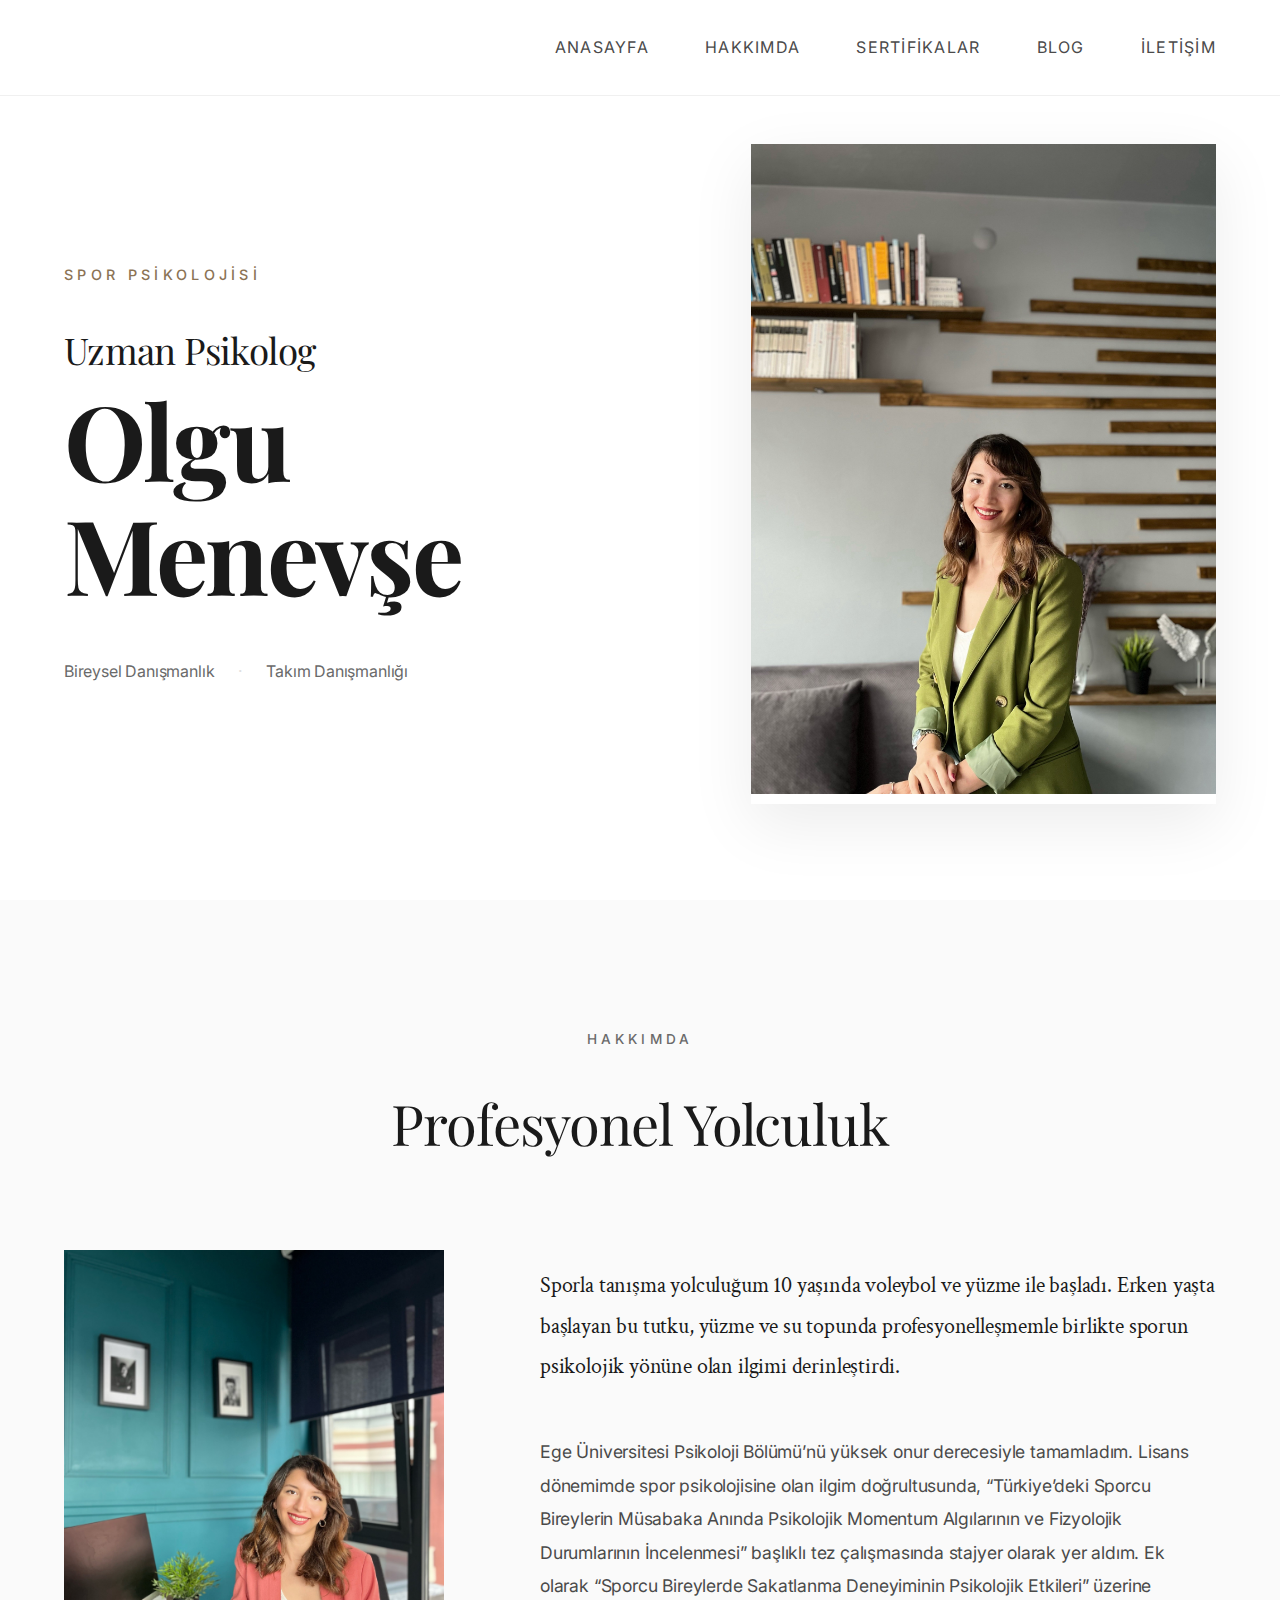
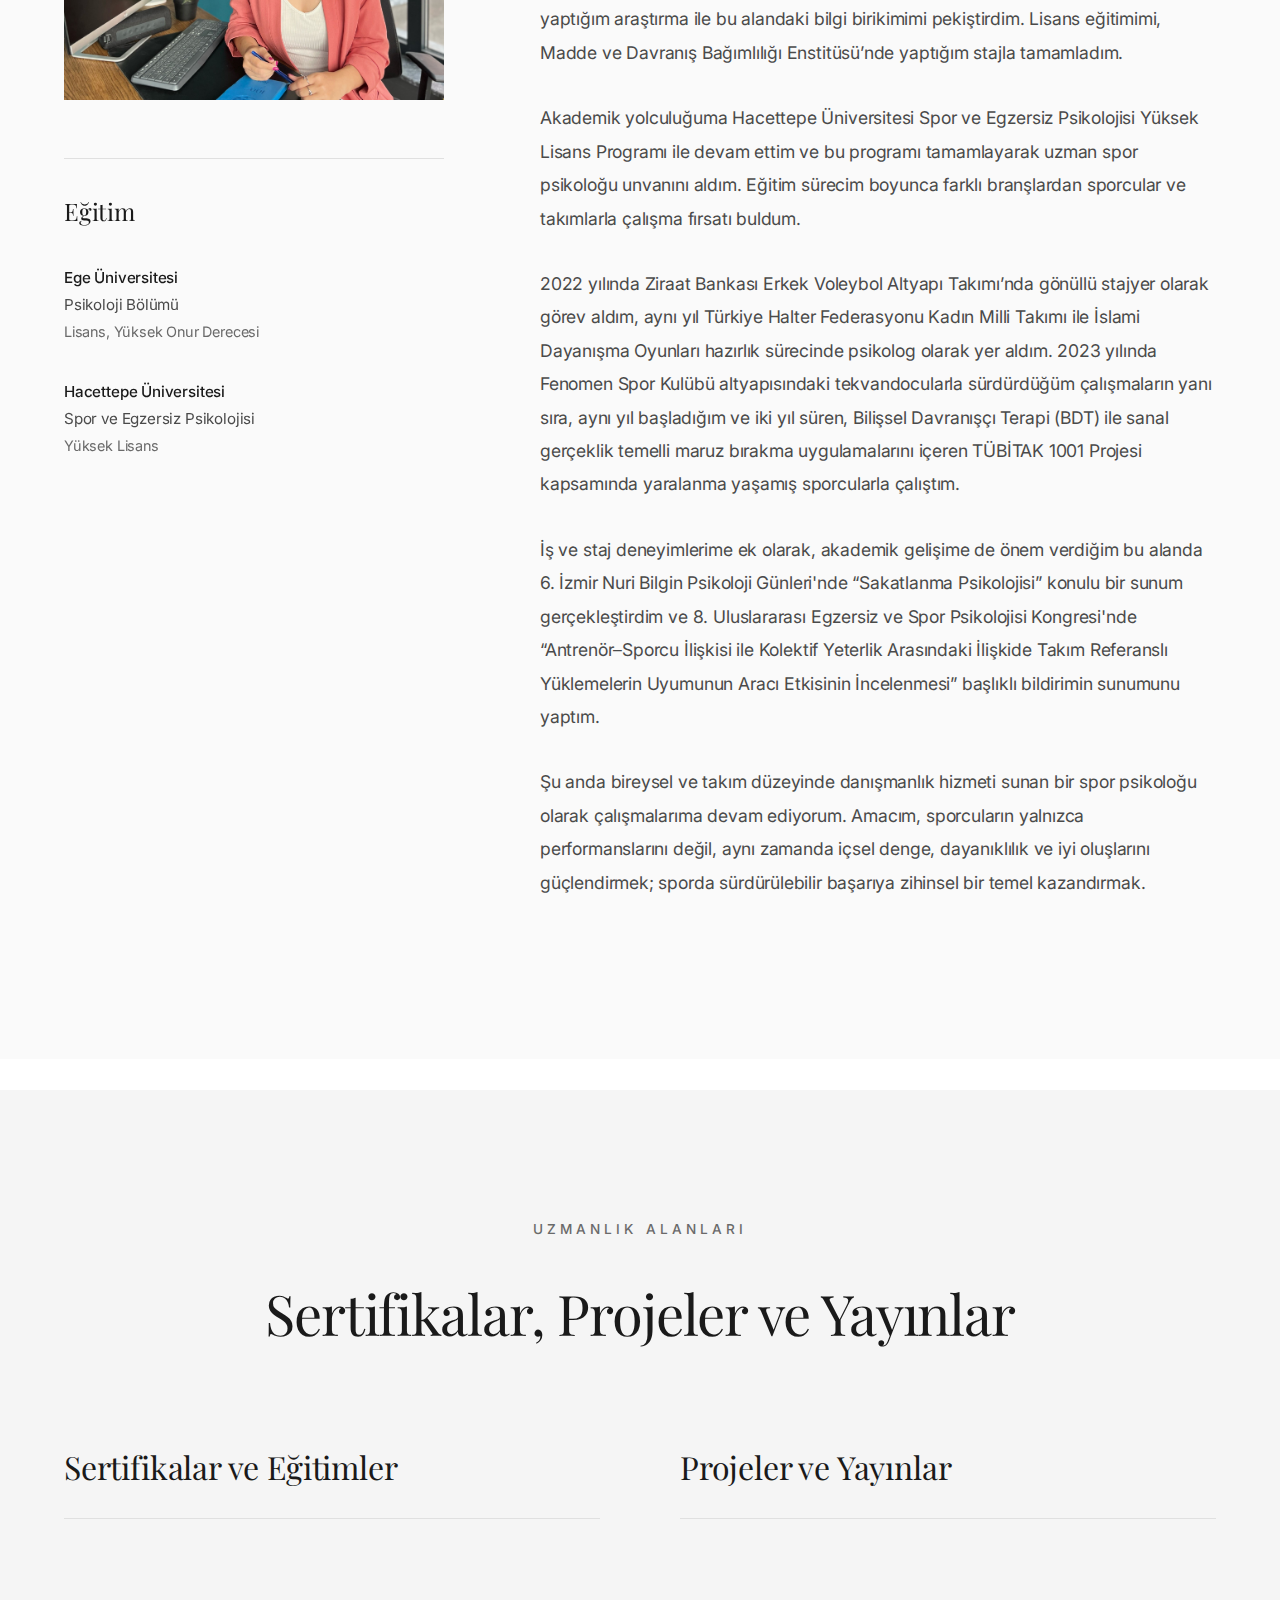
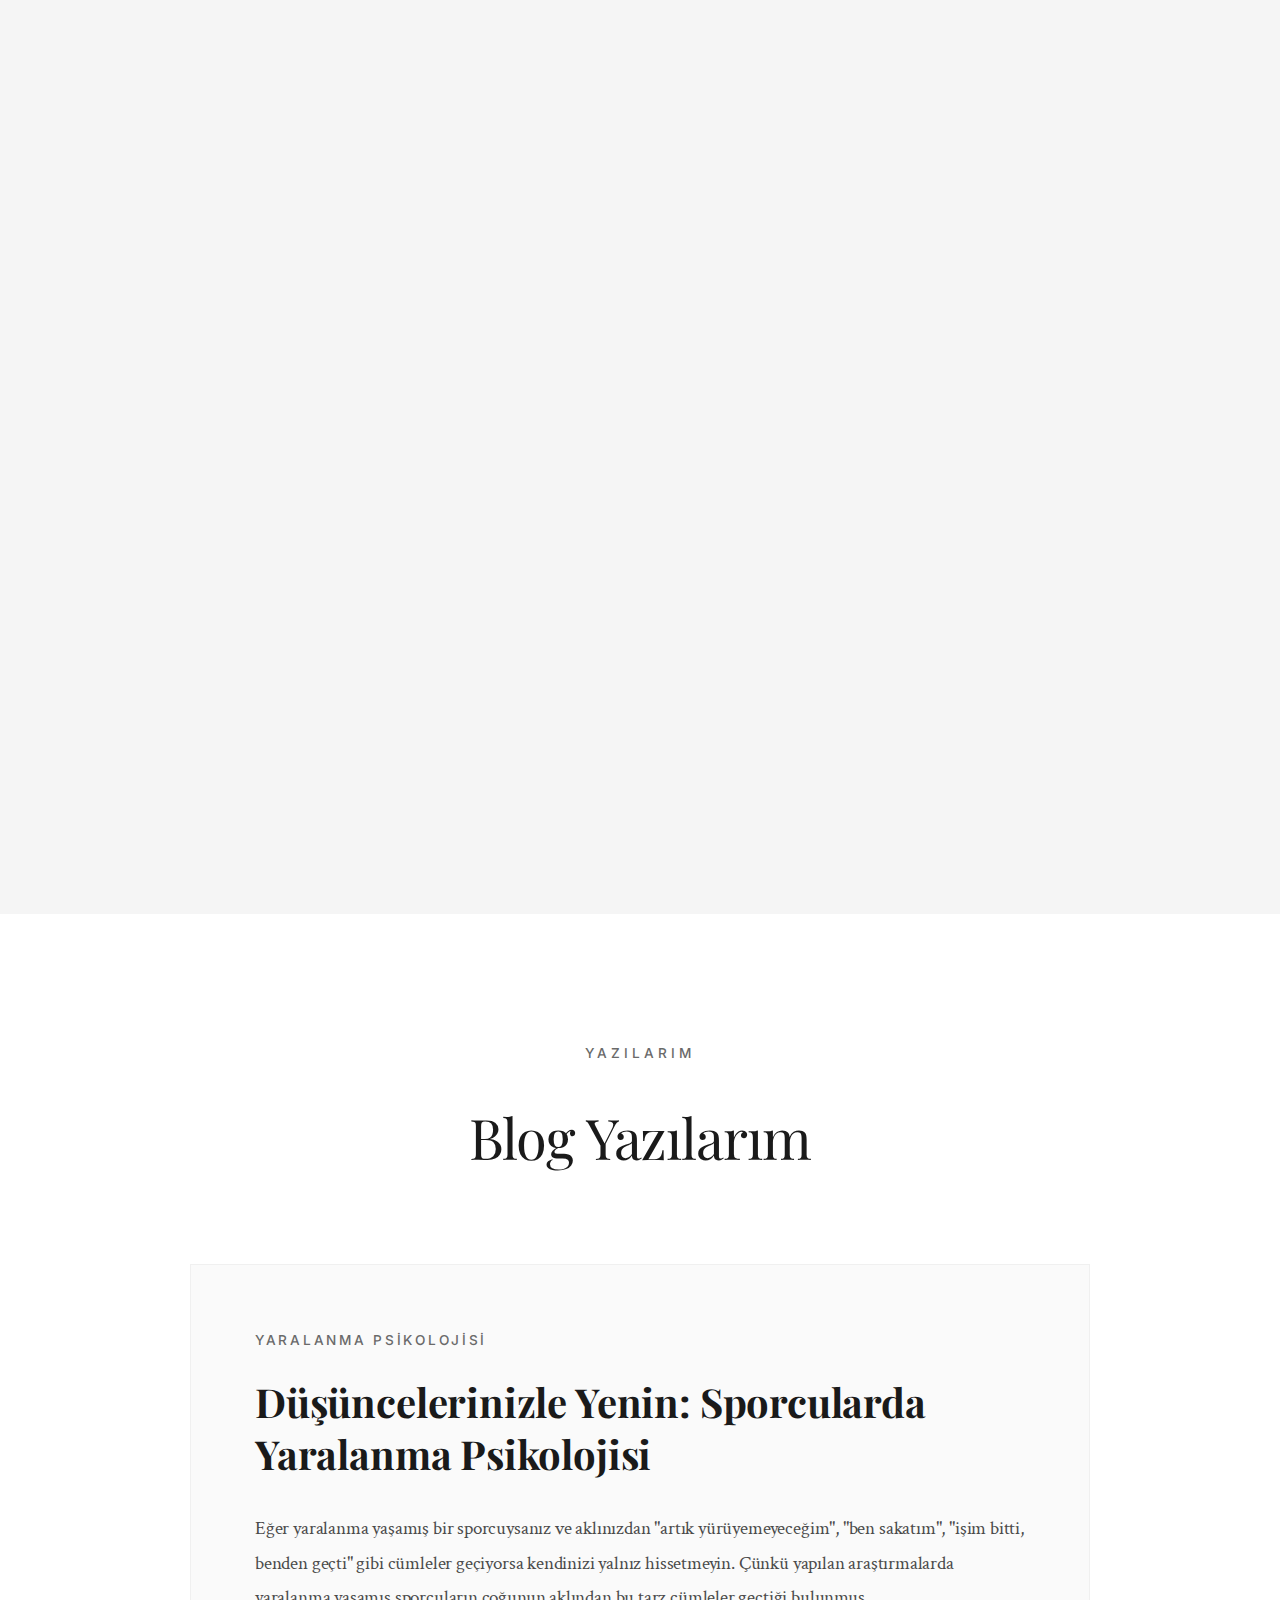
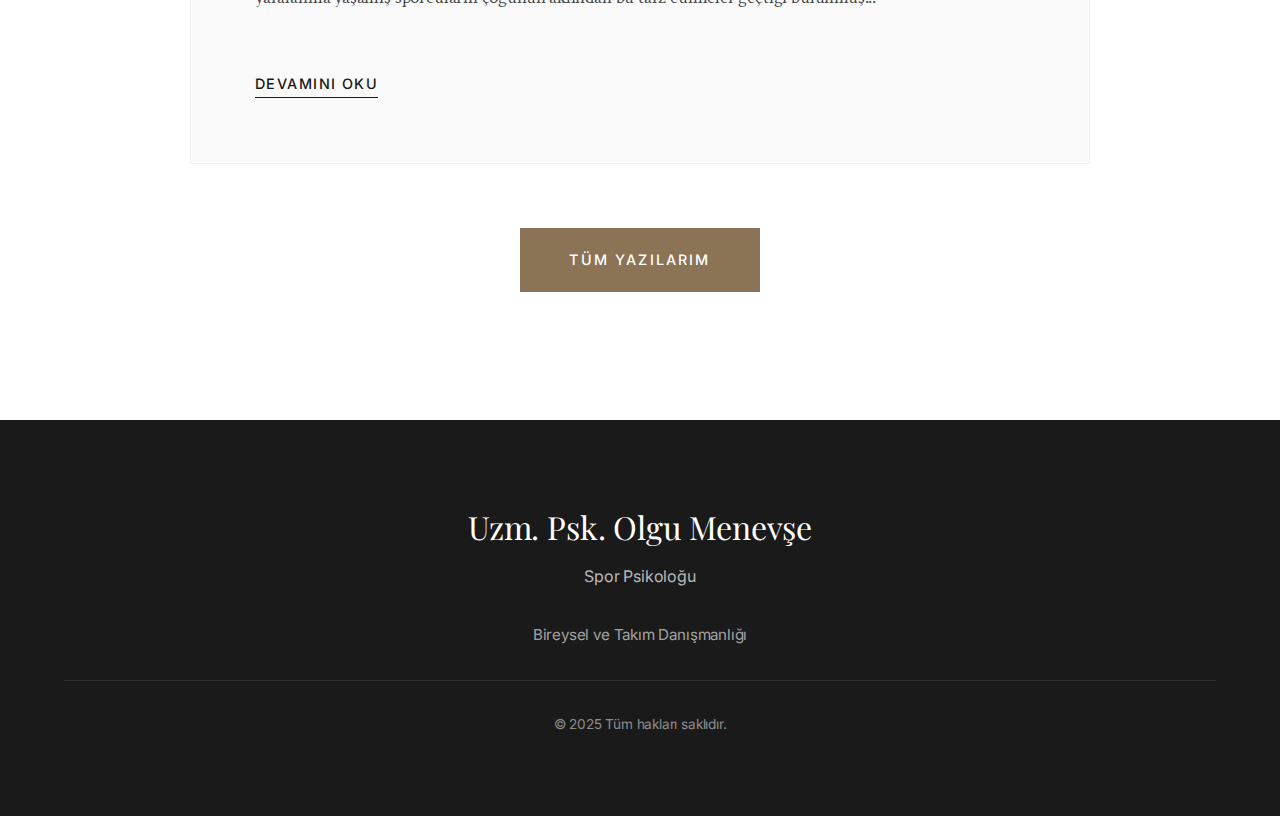
<file: index.html>
<!DOCTYPE html>
<html lang="tr">
<head>
    <meta charset="UTF-8">
    <meta name="viewport" content="width=device-width, initial-scale=1.0">
    <title>Uzm. Psk. Olgu Menevşe - Spor Psikoloğu</title>
    <link href="https://fonts.googleapis.com/css2?family=Playfair+Display:wght@400;700;900&family=Crimson+Text:wght@400;600&family=Inter:wght@300;400;500&display=swap" rel="stylesheet">
    <link rel="stylesheet" href="style.css">
</head>
<body>
    <script src="code.js"></script>
    
    <header>
        <div class="header-content">
            <div class="logo">
                <span class="logo-name"></span>
                <span class="logo-title"></span>
            </div>
            <nav class="navigation">
                <ul>
                    <li><a href="#anasayfa">Anasayfa</a></li>
                    <li><a href="#hakkimda">Hakkımda</a></li>
                    
                    <li><a href="#sertifikalar">Sertifikalar</a></li>
                    <li><a href="#yazilar">Blog</a></li>
                    <li><a href="#iletisim">İletişim</a></li>
                </ul>
            </nav>
        </div>
    </header>

    <!-- Hero Section -->
    <section id="anasayfa" class="hero">
        <div class="hero-content">
            <div class="hero-text">
                <span class="hero-label">SPOR PSİKOLOJİSİ</span>
                <h2 style="font-size: 2.3rem;">Uzman Psikolog</h2>
                <h1>Olgu<br>Menevşe</h1>
                <blockquote class="hero-quote">
                    "Kendini anlamak, sınırlarını değil, gücünü gösterir."
                </blockquote>
                <div class="hero-services">
                    <span>Bireysel Danışmanlık</span>
                    <span class="separator">·</span>
                    <span>Takım Danışmanlığı</span>
                 
                </div>
            </div>
            <div class="hero-image">
                <div class="image-frame">
                    <img src="assets/hero-image-1.jpg" alt="Uzm. Psk. Olgu Menevşe">
                </div>
            </div>
        </div>
    </section>

    <!-- About Section -->
    <section id="hakkimda" class="about">
        <div class="section-header">
            <span class="section-label">HAKKIMDA</span>
            <h2>Profesyonel Yolculuk</h2>
        </div>
        
        <div class="about-content">
            <aside class="about-sidebar">
                <div class="profile-image">
                    <img src="assets/hero-image-2.jpg" alt="Olgu Menevşe">
                </div>
                <div class="credentials">
                    <h4>Eğitim</h4>
                    <p class="credential-item">
                        <strong>Ege Üniversitesi</strong><br>
                        Psikoloji Bölümü<br>
                        <em>Lisans, Yüksek Onur Derecesi</em>
                    </p>
                    <p class="credential-item">
                        <strong>Hacettepe Üniversitesi</strong><br>
                        Spor ve Egzersiz Psikolojisi<br>
                        <em>Yüksek Lisans</em>
                    </p>
                </div>
            </aside>
            
            <article class="about-text">
                <p class="lead">
                    Sporla tanışma yolculuğum 10 yaşında voleybol ve yüzme ile başladı. Erken yaşta başlayan bu tutku, yüzme ve su topunda profesyonelleşmemle birlikte sporun psikolojik yönüne olan ilgimi derinleştirdi.
                </p>
                
                <p>
                    Ege Üniversitesi Psikoloji Bölümü’nü yüksek onur derecesiyle tamamladım. Lisans dönemimde spor psikolojisine olan ilgim doğrultusunda, “Türkiye’deki Sporcu Bireylerin Müsabaka Anında Psikolojik Momentum Algılarının ve Fizyolojik Durumlarının İncelenmesi” başlıklı tez çalışmasında stajyer olarak yer aldım. Ek olarak “Sporcu Bireylerde Sakatlanma Deneyiminin Psikolojik Etkileri” üzerine yaptığım araştırma ile bu alandaki bilgi birikimimi pekiştirdim. Lisans eğitimimi, Madde ve Davranış Bağımlılığı Enstitüsü’nde yaptığım stajla tamamladım.
                </p>
                
                <p>
                    Akademik yolculuğuma Hacettepe Üniversitesi Spor ve Egzersiz Psikolojisi Yüksek Lisans Programı ile devam ettim ve bu programı tamamlayarak uzman spor psikoloğu unvanını aldım. Eğitim sürecim boyunca farklı branşlardan sporcular ve takımlarla çalışma fırsatı buldum.
                </p>
                 <p>
                    2022 yılında Ziraat Bankası Erkek Voleybol Altyapı Takımı’nda gönüllü stajyer olarak görev aldım, aynı yıl Türkiye Halter Federasyonu Kadın Milli Takımı ile İslami Dayanışma Oyunları hazırlık sürecinde psikolog olarak yer aldım. 2023 yılında Fenomen Spor Kulübü altyapısındaki tekvandocularla sürdürdüğüm çalışmaların yanı sıra, aynı yıl başladığım ve iki yıl süren, Bilişsel Davranışçı Terapi (BDT) ile sanal gerçeklik temelli maruz bırakma uygulamalarını içeren TÜBİTAK 1001 Projesi kapsamında yaralanma yaşamış sporcularla çalıştım.
                </p>
                 <p>
                    İş ve staj deneyimlerime ek olarak, akademik gelişime de önem verdiğim bu alanda 6. İzmir Nuri Bilgin Psikoloji Günleri'nde “Sakatlanma Psikolojisi” konulu bir sunum gerçekleştirdim ve 8. Uluslararası Egzersiz ve Spor Psikolojisi Kongresi'nde “Antrenör–Sporcu İlişkisi ile Kolektif Yeterlik Arasındaki İlişkide Takım Referanslı Yüklemelerin Uyumunun Aracı Etkisinin İncelenmesi” başlıklı bildirimin sunumunu yaptım.
                </p>
                 <p>
                    Şu anda bireysel ve takım düzeyinde danışmanlık hizmeti sunan bir spor psikoloğu olarak çalışmalarıma devam ediyorum. Amacım, sporcuların yalnızca performanslarını değil, aynı zamanda içsel denge, dayanıklılık ve iyi oluşlarını güçlendirmek; sporda sürdürülebilir başarıya zihinsel bir temel kazandırmak.
                </p>
                <!-- <div class="experience-highlight">
                    <h4>Deneyimler</h4>
                    <ul class="experience-list">
                        <li><strong>Ziraat Bankası Erkek Voleybol Altyapı Takımı, Gönüllü Stajyer </strong> <br>2022</li>
                        <li><strong>Türkiye Halter Federasyonu Kadın Milli Takımı, Psikolog </strong><br>2022</li>
                        <li><strong>İslami Dayanışma Oyunları Hazırlık Süreci, Takım Psikoloğu</strong><br>2022</li>
                    </ul>
                </div> -->
                
            </article>
        </div>
    </section>
    <br>

    <!-- Certificates Section -->
    <section id="sertifikalar" class="certificates">
        <div class="section-header">
            <span class="section-label">UZMANLIK ALANLARI</span>
            <h2>Sertifikalar, Projeler ve Yayınlar</h2>
        </div>
        
        <div class="certificates-grid">
            <div class="cert-category">
                <h3>Sertifikalar ve Eğitimler</h3>
                <ul class="cert-list">
                    <li>
                        <strong>Bilişsel Davranışçı Terapi Eğitimi</strong>
                        <span class="cert-institution">Yüksek Psikoloji Akademisi</span>
                    </li>
                    <li>
                        <strong>Kabul-Kararlılık Terapisi Eğitimi</strong>
                        <span class="cert-institution">Bağlamsal Bilimler ve Psikoterapiler Derneği</span>
                    </li>
                    <li>
                        <strong>Life Kinetik ve Zihinsel Antrenman</strong>
                        <span class="cert-institution">Maksimum Performans</span>
                    </li>
                    <li>
                        <strong>Oyun Terapisi, Masal Terapisi ve Resim Analizi</strong>
                        <span class="cert-institution">B&S Psikolojik Danışmanlık Merkezi</span>
                    </li>
                    <li>
                        <strong>Kıtalar Arası Yüzücü Sertifikası</strong>
                        <span class="cert-institution">2023 Samsung Boğaziçi Kıtalararası Yüzme Yarışı</span>
                    </li>
                    <li>
                        <strong>Cinsel Terapi, Evlilik ve Çift Terapisi</strong>
                        <span class="cert-institution">Cinsel Terapi Eğitim Bilimleri Enstitüsü</span>
                    </li>
                </ul>
            </div>
            
            <div class="cert-category">
                <h3>Projeler ve Yayınlar</h3>
                <ul class="cert-list">
                    <li>
                        <strong>TÜBİTAK 1001 Projesi</strong>
                        <span class="cert-description">Ön Çapraz Bağ (ÖÇB) Operasyonu Sonrası Fiziksel Rehabilitasyonu Desteklemede Bilişsel Davranışçı Terapi ve Sanal Gerçeklik Kullanımının Etkisi</span>
                        <span class="cert-institution">Proje Ekibi - Psikolog</span>
                    </li>
                    <li>
                        <strong>Kongre Bildirisi</strong>
                        <span class="cert-description">Antrenör-Sporcu İlişkisi ile Kolektif Yeterlik Arasındaki İlişkide Takım Referanslı Yüklemelerin Uyumunun Aracı Etkisinin İncelenmesi</span>
                        <span class="cert-institution">8. Uluslararası Egzersiz ve Spor Psikolojisi Kongresi (2025)</span>
                    </li>
                    <li>
                        <strong>Akademik Sunum</strong>
                        <span class="cert-description">Sakatlanma Psikolojisi</span>
                        <span class="cert-institution">6. İzmir Nuri Bilgin Psikoloji Günleri</span>
                    </li>
                </ul>
            </div>
        </div>
    </section>

        <!-- Blog Preview Section -->
    <section id="yazilar" class="blog-preview">
        <div class="section-header">
            <span class="section-label">YAZILARIM</span>
            <h2>Blog Yazılarım</h2>
        </div>
        
        <article class="featured-article" onclick="window.location.href='yazilar.html'">
            <div class="article-content">
                <span class="article-category">YARALANMA PSİKOLOJİSİ</span>
                <h3>Düşüncelerinizle Yenin: Sporcularda Yaralanma Psikolojisi</h3>
                <p class="article-excerpt">
                    Eğer yaralanma yaşamış bir sporcuysanız ve aklınızdan "artık yürüyemeyeceğim", "ben sakatım", "işim bitti, benden geçti" gibi cümleler geçiyorsa kendinizi yalnız hissetmeyin. Çünkü yapılan araştırmalarda yaralanma yaşamış sporcuların çoğunun aklından bu tarz cümleler geçtiği bulunmuş...
                </p>
                <a href="yazilar.html" class="read-more">Devamını Oku</a>
            </div>
        </article>
        <div style="text-align: center; margin-top: 4rem;">
            <a href="articles.html" class="view-all-btn">Tüm Yazılarım</a>
        </div>
    </section>

    <!-- Footer -->
    <footer id="iletisim">
        <div class="footer-content">
            <div class="footer-brand">
                <h4>Uzm. Psk. Olgu Menevşe</h4>
                <p>Spor Psikoloğu</p>
            </div>
            <div class="footer-services">
                <p>Bireysel ve Takım Danışmanlığı</p>
            </div>
            <div class="footer-copyright">
                <p>&copy; 2025 Tüm hakları saklıdır.</p>
            </div>
        </div>
    </footer>
</body>
</html>
</file>
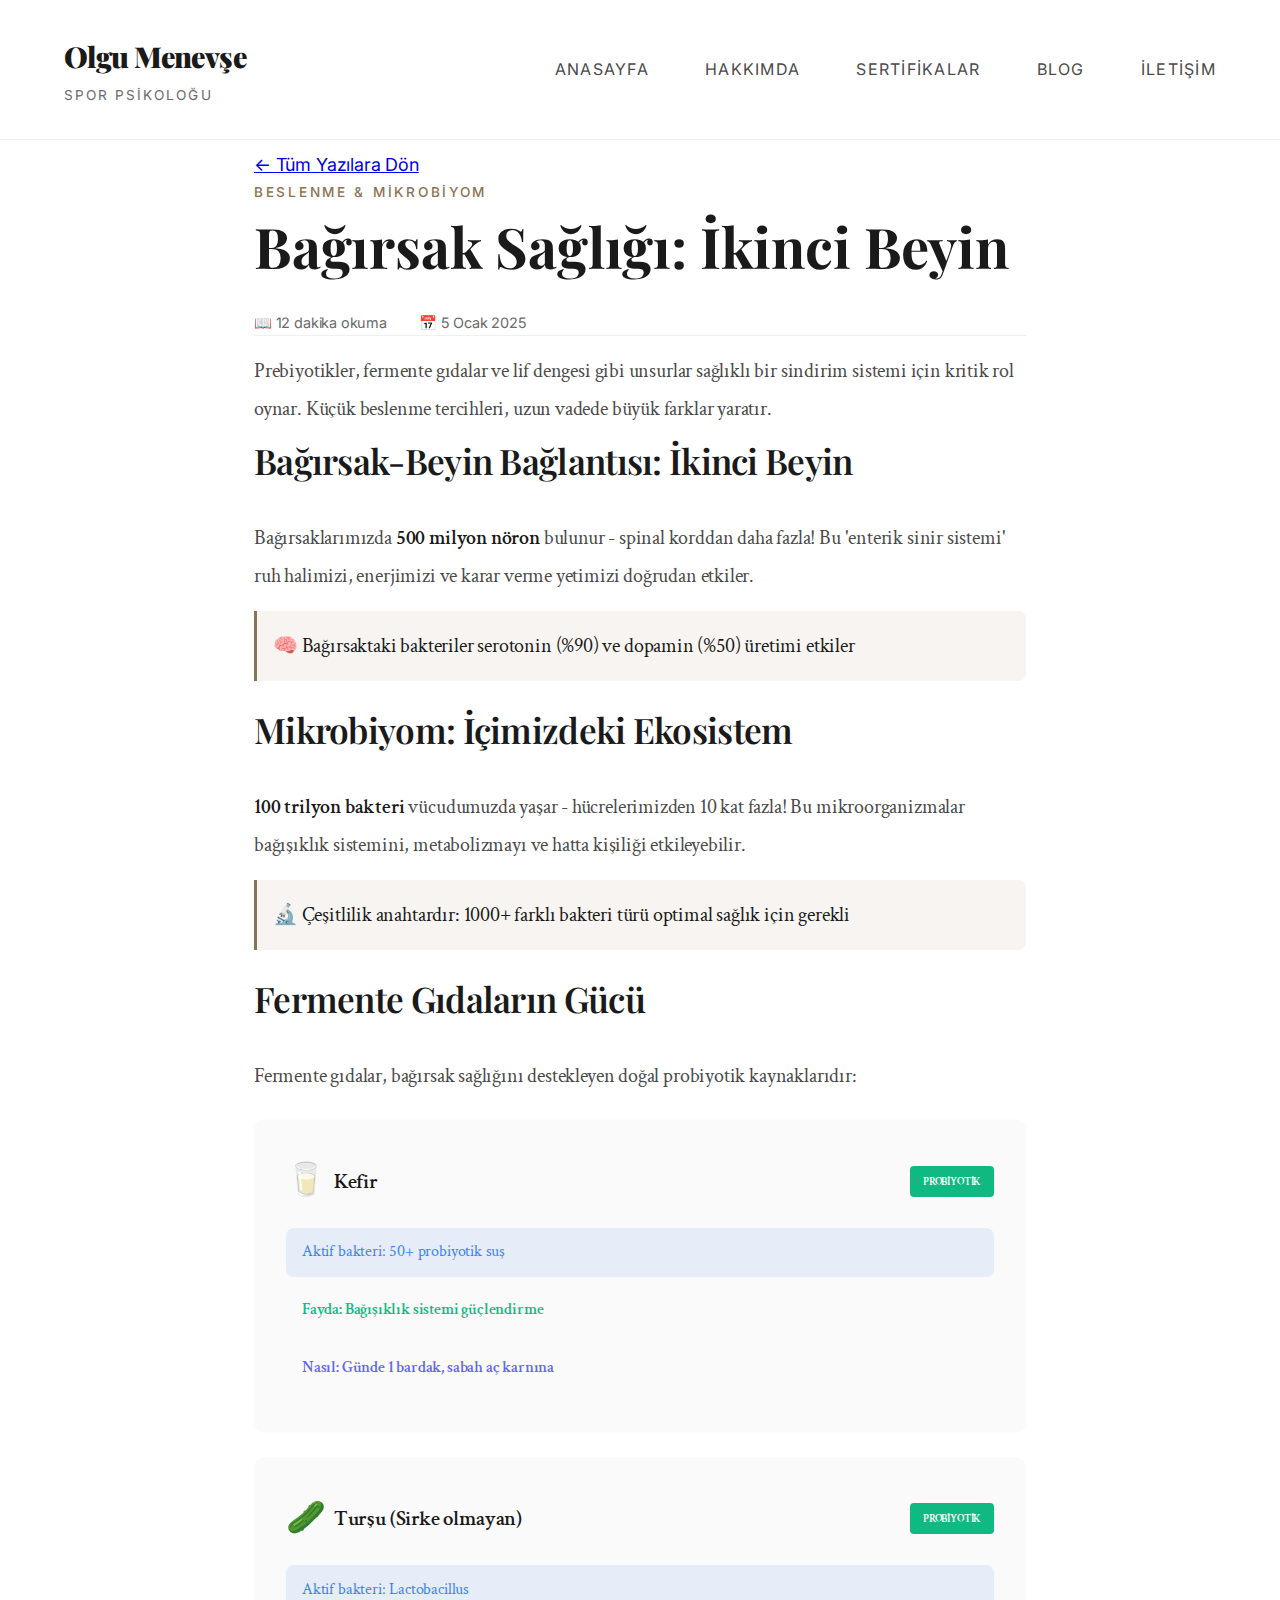
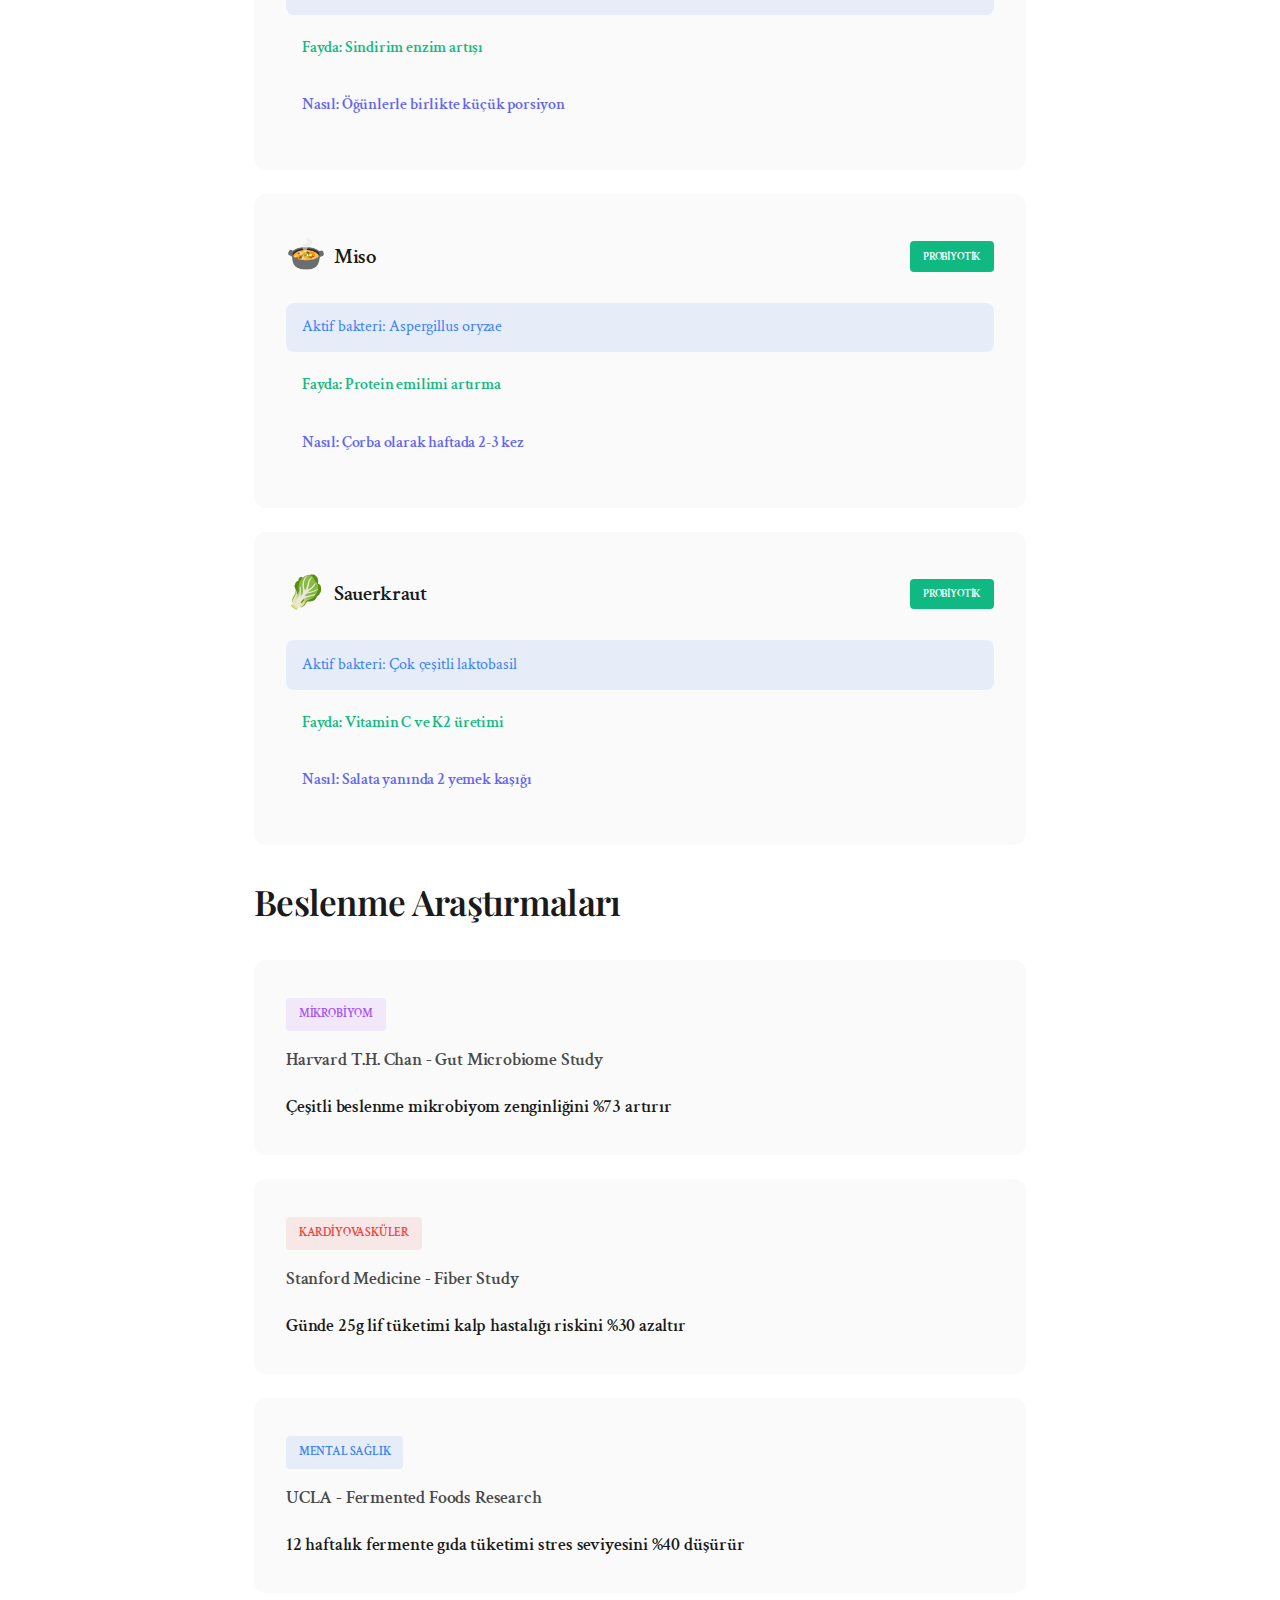
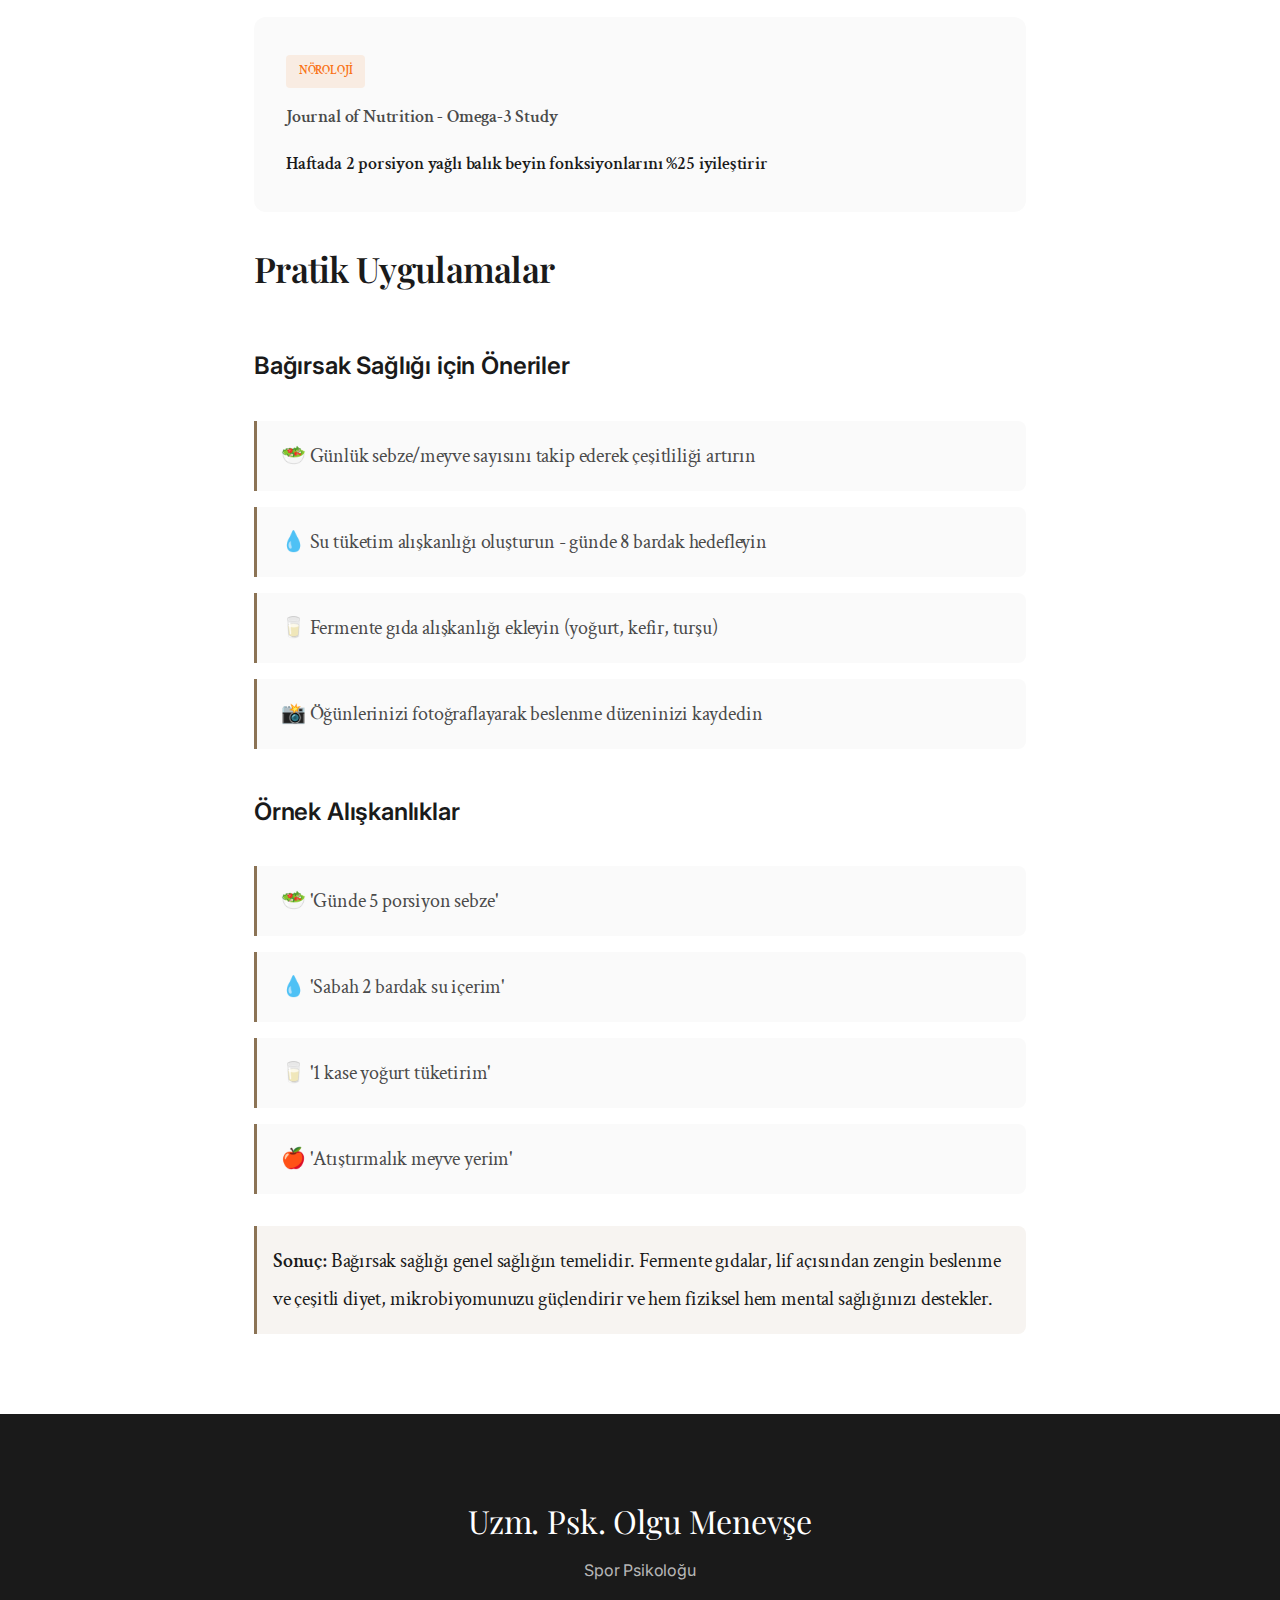
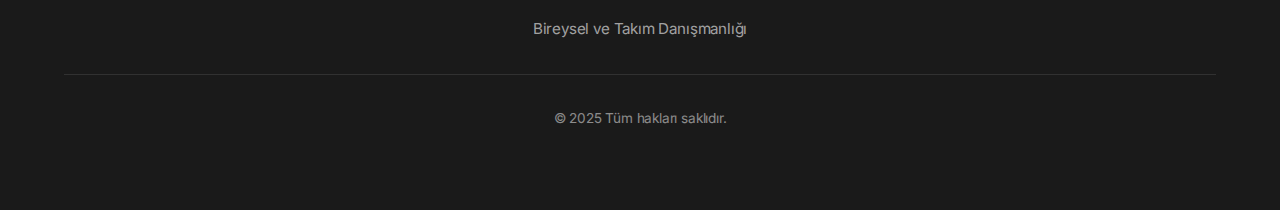
<file: article-nutrition.html>
<!DOCTYPE html>
<html lang="tr">
<head>
    <meta charset="UTF-8">
    <meta name="viewport" content="width=device-width, initial-scale=1.0">
    <title>Beslenme: Bağırsak Sağlığı ve Mikrobiyom - Olgu Menevşe</title>
    <link href="https://fonts.googleapis.com/css2?family=Playfair+Display:wght@400;700;900&family=Crimson+Text:wght@400;600&family=Inter:wght@300;400;500&display=swap" rel="stylesheet">
    <link rel="stylesheet" href="style.css">
    <style>
        .article-detail {
            padding-top: 150px;
            max-width: 900px;
            margin: 0 auto;
            padding-left: 5%;
            padding-right: 5%;
        }

        .article-detail-header {
            margin-bottom: 1rem;
        }

        .article-detail-category {
            font-size: 0.85rem;
            color: var(--color-accent);
            text-transform: uppercase;
            letter-spacing: 0.2em;
            font-weight: 500;
            display: block;
            margin-bottom: .5rem;
        }

        .article-detail h1 {
            font-family: 'Playfair Display', serif;
            font-size: 3.5rem;
            color: var(--color-text-primary);
            margin-bottom: 2rem;
            line-height: 1.2;
            font-weight: 700;
        }

        .article-meta-detail {
            display: flex;
            gap: 2rem;
            color: var(--color-text-tertiary);
            font-size: 0.9rem;
            padding-bottom: 0rem;
            border-bottom: 1px solid var(--color-border-light);
        }

        .article-content {
            font-family: 'Crimson Text', serif;
            font-size: 1.25rem;
            color: var(--color-text-secondary);
            line-height: 1.9;
        }

        .article-content p {
            margin-bottom: 0rem;
        }

        .article-content strong {
            color: var(--color-text-primary);
            font-weight: 600;
        }

        .article-section {
            margin: 0;
            padding: 0;
        }

        .article-section h2 {
            font-family: 'Playfair Display', serif;
            font-size: 2.2rem;
            color: var(--color-text-primary);
            margin-bottom: 1.5rem;
            font-weight: 600;
        }

        .article-section h3 {
            font-family: 'Inter', sans-serif;
            font-size: 1.5rem;
            color: var(--color-text-primary);
            margin: 2.5rem 0 1rem;
            font-weight: 600;
        }

        .highlight-box {
            background: var(--color-accent-subtle);
            border-left: 3px solid var(--color-accent);
            padding: 1rem;
            margin: 1rem 0;
            border-radius: 0 8px 8px 0;
        }

        .highlight-box p {
            margin-bottom: 0;
            color: var(--color-text-primary);
            font-weight: 500;
        }

        .food-card {
            background: var(--color-background-alt);
            padding: 2rem;
            margin: 1.5rem 0;
            border-radius: 12px;
        }

        .food-card .food-header {
            display: flex;
            justify-content: space-between;
            align-items: center;
            margin-bottom: 1rem;
        }

        .food-card .food-emoji {
            font-size: 2rem;
            margin-right: 0.5rem;
        }

        .food-card h4 {
            font-size: 1.3rem;
            color: var(--color-text-primary);
            font-weight: 600;
        }

        .food-card .badge {
            display: inline-block;
            font-size: 0.7rem;
            padding: 0.3rem 0.8rem;
            background: #10b981;
            color: white;
            border-radius: 4px;
            font-weight: 600;
        }

        .food-card .detail {
            padding: 0.6rem 1rem;
            margin: 0.5rem 0;
            border-radius: 8px;
            font-size: 1rem;
        }

        .food-card .bacteria-detail {
            background: rgba(59, 130, 246, 0.1);
            color: rgb(59, 130, 246);
        }

        .food-card .benefit-detail {
            color: #10b981;
            font-weight: 600;
        }

        .food-card .howto-detail {
            color: rgb(99, 102, 241);
            font-weight: 600;
        }

        .research-card {
            background: var(--color-background-alt);
            padding: 2rem;
            margin: 1.5rem 0;
            border-radius: 12px;
        }

        .research-card .category-badge {
            display: inline-block;
            font-size: 0.75rem;
            padding: 0.3rem 0.8rem;
            border-radius: 4px;
            font-weight: 600;
            margin-bottom: 0.8rem;
        }

        .research-card h4 {
            font-size: 1.1rem;
            color: var(--color-text-secondary);
            margin-bottom: 0.8rem;
            font-weight: 600;
        }

        .research-card .finding {
            font-size: 1.1rem;
            color: var(--color-text-primary);
            font-weight: 600;
        }

        .tips-list {
            list-style: none;
            padding: 0;
            margin: 2rem 0;
        }

        .tips-list li {
            padding: 1rem 1.5rem;
            margin: 1rem 0;
            background: var(--color-background-alt);
            border-left: 3px solid var(--color-accent);
            border-radius: 0 8px 8px 0;
        }

        @media screen and (max-width: 768px) {
            .article-detail {
                padding-top: 180px;
            }

            .article-detail h1 {
                font-size: 2.5rem;
            }

            .article-content {
                font-size: 1.15rem;
            }
        }
    </style>
</head>
<body>
    <header>
        <div class="header-content">
            <div class="logo">
                <span class="logo-name">Olgu Menevşe</span>
                <span class="logo-title">Spor Psikoloğu</span>
            </div>
            <nav class="navigation">
                <ul>
                    <li><a href="index.html#anasayfa">Anasayfa</a></li>
                    <li><a href="index.html#hakkimda">Hakkımda</a></li>
                    <li><a href="index.html#sertifikalar">Sertifikalar</a></li>
                    <li><a href="articles.html">Blog</a></li>
                    <li><a href="index.html#iletisim">İletişim</a></li>
                </ul>
            </nav>
        </div>
    </header>

    <article class="article-detail">
        <div class="article-detail-header">
            <a href="articles.html" class="back-link">← Tüm Yazılara Dön</a>
            <span class="article-detail-category">BESLENME & MİKROBİYOM</span>
            <h1>Bağırsak Sağlığı: İkinci Beyin</h1>
            <div class="article-meta-detail">
                <span>📖 12 dakika okuma</span>
                <span>📅 5 Ocak 2025</span>
            </div>
        </div>

        <div class="article-content">
            <p>
                Prebiyotikler, fermente gıdalar ve lif dengesi gibi unsurlar sağlıklı bir sindirim sistemi için kritik rol oynar. Küçük beslenme tercihleri, uzun vadede büyük farklar yaratır.
            </p>

            <section class="article-section">
                <h2>Bağırsak-Beyin Bağlantısı: İkinci Beyin</h2>
                <p>
                    Bağırsaklarımızda <strong>500 milyon nöron</strong> bulunur - spinal korddan daha fazla! Bu 'enterik sinir sistemi' ruh halimizi, enerjimizi ve karar verme yetimizi doğrudan etkiler.
                </p>
                <div class="highlight-box">
                    <p>
                        🧠 Bağırsaktaki bakteriler serotonin (%90) ve dopamin (%50) üretimi etkiler
                    </p>
                </div>
            </section>

            <section class="article-section">
                <h2>Mikrobiyom: İçimizdeki Ekosistem</h2>
                <p>
                    <strong>100 trilyon bakteri</strong> vücudumuzda yaşar - hücrelerimizden 10 kat fazla! Bu mikroorganizmalar bağışıklık sistemini, metabolizmayı ve hatta kişiliği etkileyebilir.
                </p>
                <div class="highlight-box">
                    <p>
                        🔬 Çeşitlilik anahtardır: 1000+ farklı bakteri türü optimal sağlık için gerekli
                    </p>
                </div>
            </section>

            <section class="article-section">
                <h2>Fermente Gıdaların Gücü</h2>
                <p>
                    Fermente gıdalar, bağırsak sağlığını destekleyen doğal probiyotik kaynaklarıdır:
                </p>

                <div class="food-card">
                    <div class="food-header">
                        <div style="display: flex; align-items: center;">
                            <span class="food-emoji">🥛</span>
                            <h4>Kefir</h4>
                        </div>
                        <span class="badge">PROBİYOTİK</span>
                    </div>
                    <div class="detail bacteria-detail">
                        Aktif bakteri: 50+ probiyotik suş
                    </div>
                    <p class="detail benefit-detail">
                        Fayda: Bağışıklık sistemi güçlendirme
                    </p>
                    <p class="detail howto-detail">
                        Nasıl: Günde 1 bardak, sabah aç karnına
                    </p>
                </div>

                <div class="food-card">
                    <div class="food-header">
                        <div style="display: flex; align-items: center;">
                            <span class="food-emoji">🥒</span>
                            <h4>Turşu (Sirke olmayan)</h4>
                        </div>
                        <span class="badge">PROBİYOTİK</span>
                    </div>
                    <div class="detail bacteria-detail">
                        Aktif bakteri: Lactobacillus
                    </div>
                    <p class="detail benefit-detail">
                        Fayda: Sindirim enzim artışı
                    </p>
                    <p class="detail howto-detail">
                        Nasıl: Öğünlerle birlikte küçük porsiyon
                    </p>
                </div>

                <div class="food-card">
                    <div class="food-header">
                        <div style="display: flex; align-items: center;">
                            <span class="food-emoji">🍲</span>
                            <h4>Miso</h4>
                        </div>
                        <span class="badge">PROBİYOTİK</span>
                    </div>
                    <div class="detail bacteria-detail">
                        Aktif bakteri: Aspergillus oryzae
                    </div>
                    <p class="detail benefit-detail">
                        Fayda: Protein emilimi artırma
                    </p>
                    <p class="detail howto-detail">
                        Nasıl: Çorba olarak haftada 2-3 kez
                    </p>
                </div>

                <div class="food-card">
                    <div class="food-header">
                        <div style="display: flex; align-items: center;">
                            <span class="food-emoji">🥬</span>
                            <h4>Sauerkraut</h4>
                        </div>
                        <span class="badge">PROBİYOTİK</span>
                    </div>
                    <div class="detail bacteria-detail">
                        Aktif bakteri: Çok çeşitli laktobasil
                    </div>
                    <p class="detail benefit-detail">
                        Fayda: Vitamin C ve K2 üretimi
                    </p>
                    <p class="detail howto-detail">
                        Nasıl: Salata yanında 2 yemek kaşığı
                    </p>
                </div>
            </section>

            <section class="article-section">
                <h2>Beslenme Araştırmaları</h2>

                <div class="research-card">
                    <span class="category-badge" style="background: rgba(168, 85, 247, 0.1); color: rgb(168, 85, 247);">MİKROBİYOM</span>
                    <h4>Harvard T.H. Chan - Gut Microbiome Study</h4>
                    <p class="finding">Çeşitli beslenme mikrobiyom zenginliğini %73 artırır</p>
                </div>

                <div class="research-card">
                    <span class="category-badge" style="background: rgba(239, 68, 68, 0.1); color: rgb(239, 68, 68);">KARDİYOVASKÜLER</span>
                    <h4>Stanford Medicine - Fiber Study</h4>
                    <p class="finding">Günde 25g lif tüketimi kalp hastalığı riskini %30 azaltır</p>
                </div>

                <div class="research-card">
                    <span class="category-badge" style="background: rgba(59, 130, 246, 0.1); color: rgb(59, 130, 246);">MENTAL SAĞLIK</span>
                    <h4>UCLA - Fermented Foods Research</h4>
                    <p class="finding">12 haftalık fermente gıda tüketimi stres seviyesini %40 düşürür</p>
                </div>

                <div class="research-card">
                    <span class="category-badge" style="background: rgba(249, 115, 22, 0.1); color: rgb(249, 115, 22);">NÖROLOJİ</span>
                    <h4>Journal of Nutrition - Omega-3 Study</h4>
                    <p class="finding">Haftada 2 porsiyon yağlı balık beyin fonksiyonlarını %25 iyileştirir</p>
                </div>
            </section>

            <section class="article-section">
                <h2>Pratik Uygulamalar</h2>
                <h3>Bağırsak Sağlığı için Öneriler</h3>

                <ul class="tips-list">
                    <li>🥗 Günlük sebze/meyve sayısını takip ederek çeşitliliği artırın</li>
                    <li>💧 Su tüketim alışkanlığı oluşturun - günde 8 bardak hedefleyin</li>
                    <li>🥛 Fermente gıda alışkanlığı ekleyin (yoğurt, kefir, turşu)</li>
                    <li>📸 Öğünlerinizi fotoğraflayarak beslenme düzeninizi kaydedin</li>
                </ul>

                <h3>Örnek Alışkanlıklar</h3>
                <ul class="tips-list">
                    <li>🥗 'Günde 5 porsiyon sebze'</li>
                    <li>💧 'Sabah 2 bardak su içerim'</li>
                    <li>🥛 '1 kase yoğurt tüketirim'</li>
                    <li>🍎 'Atıştırmalık meyve yerim'</li>
                </ul>
            </section>

            <div class="highlight-box">
                <p>
                    <strong>Sonuç:</strong> Bağırsak sağlığı genel sağlığın temelidir. Fermente gıdalar, lif açısından zengin beslenme ve çeşitli diyet, mikrobiyomunuzu güçlendirir ve hem fiziksel hem mental sağlığınızı destekler.
                </p>
            </div>
        </div>
    </article>

    <footer id="iletisim" style="margin-top: 5rem;">
        <div class="footer-content">
            <div class="footer-brand">
                <h4>Uzm. Psk. Olgu Menevşe</h4>
                <p>Spor Psikoloğu</p>
            </div>
            <div class="footer-services">
                <p>Bireysel ve Takım Danışmanlığı</p>
            </div>
            <div class="footer-copyright">
                <p>&copy; 2025 Tüm hakları saklıdır.</p>
            </div>
        </div>
    </footer>
</body>
</html>
</file>
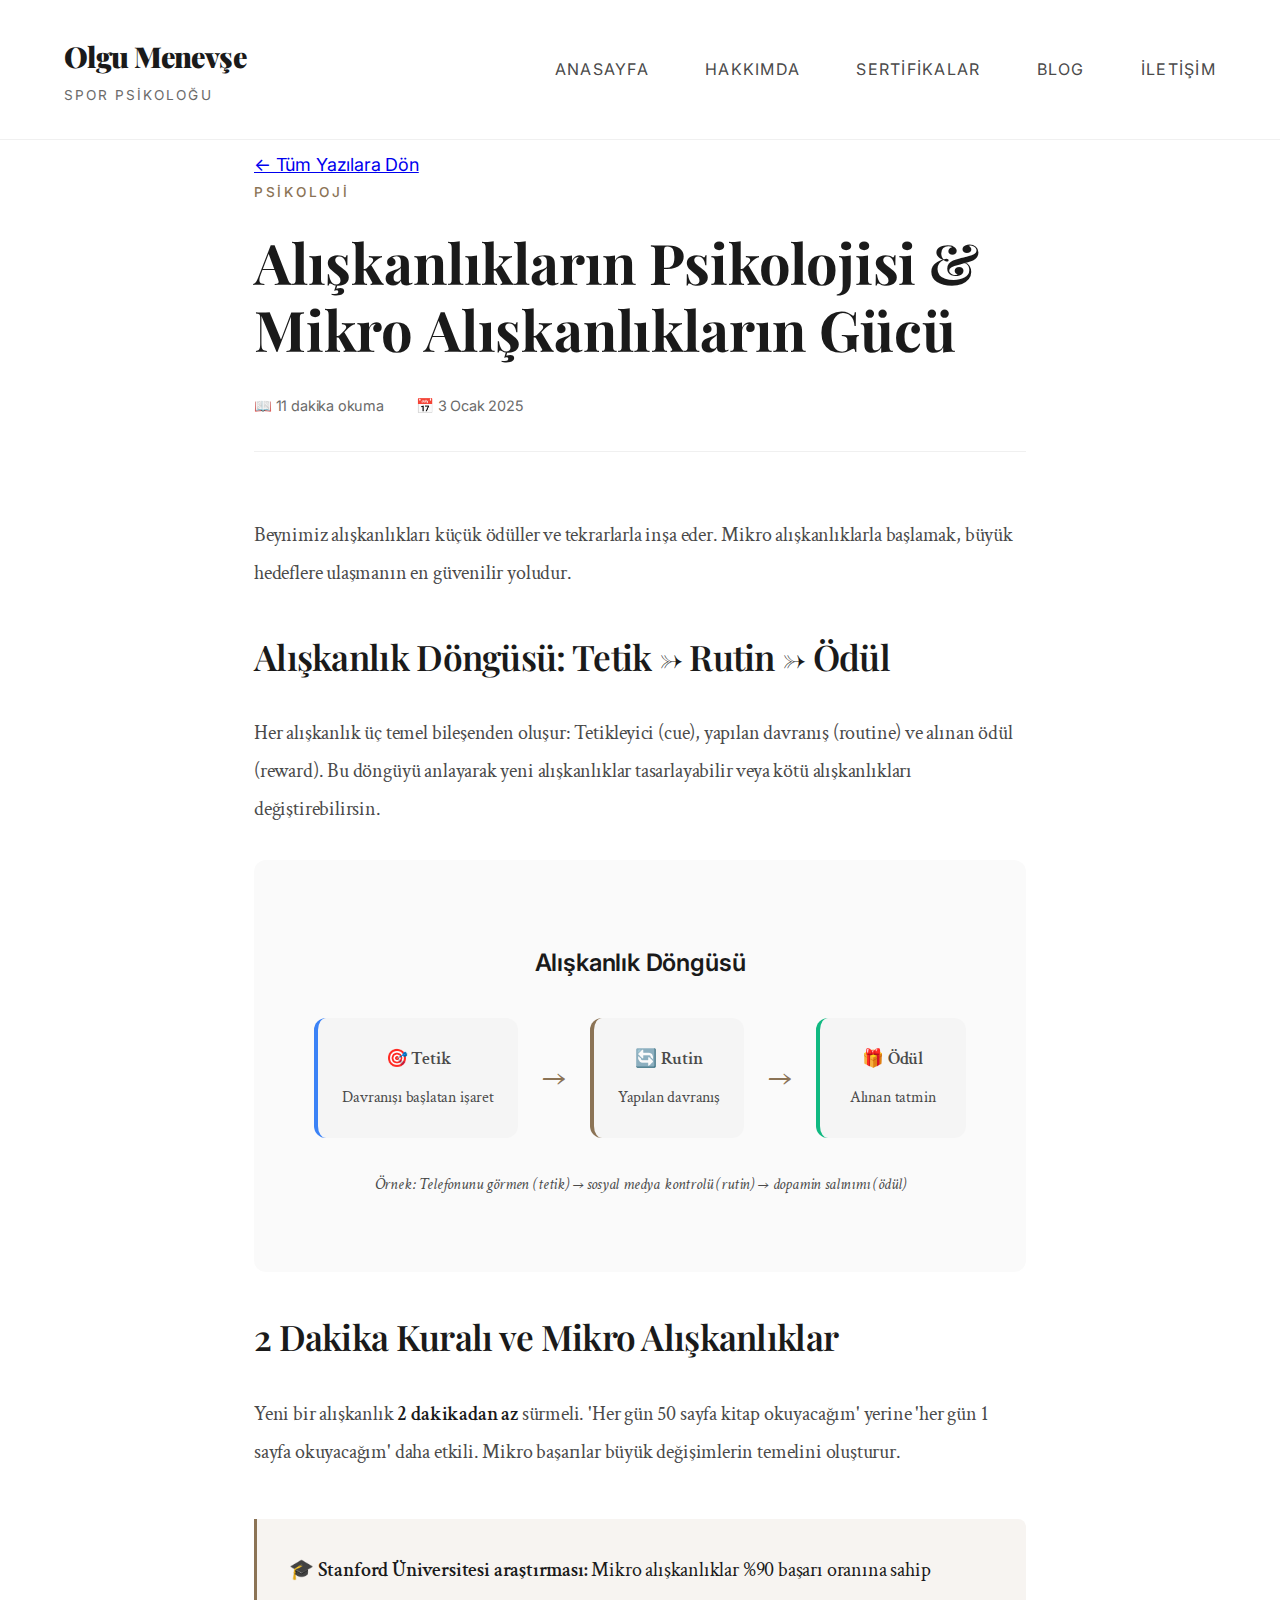
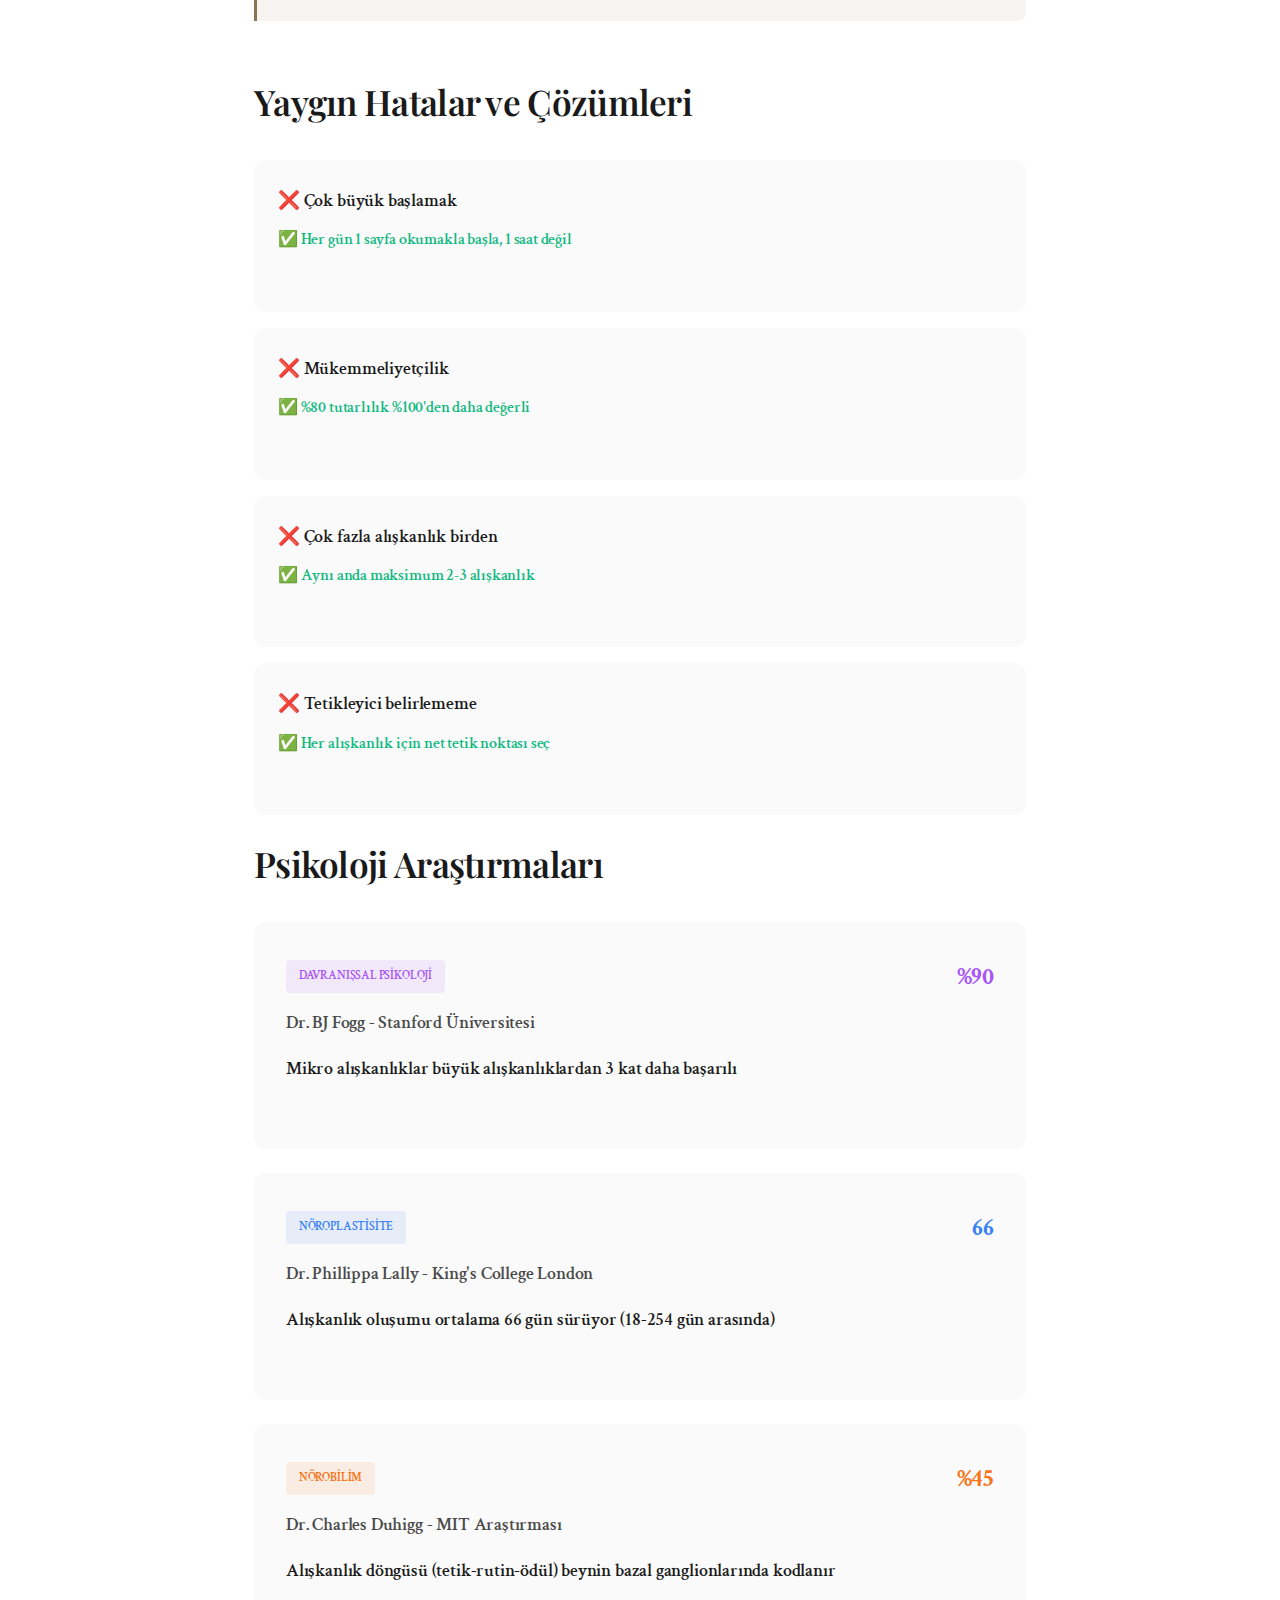
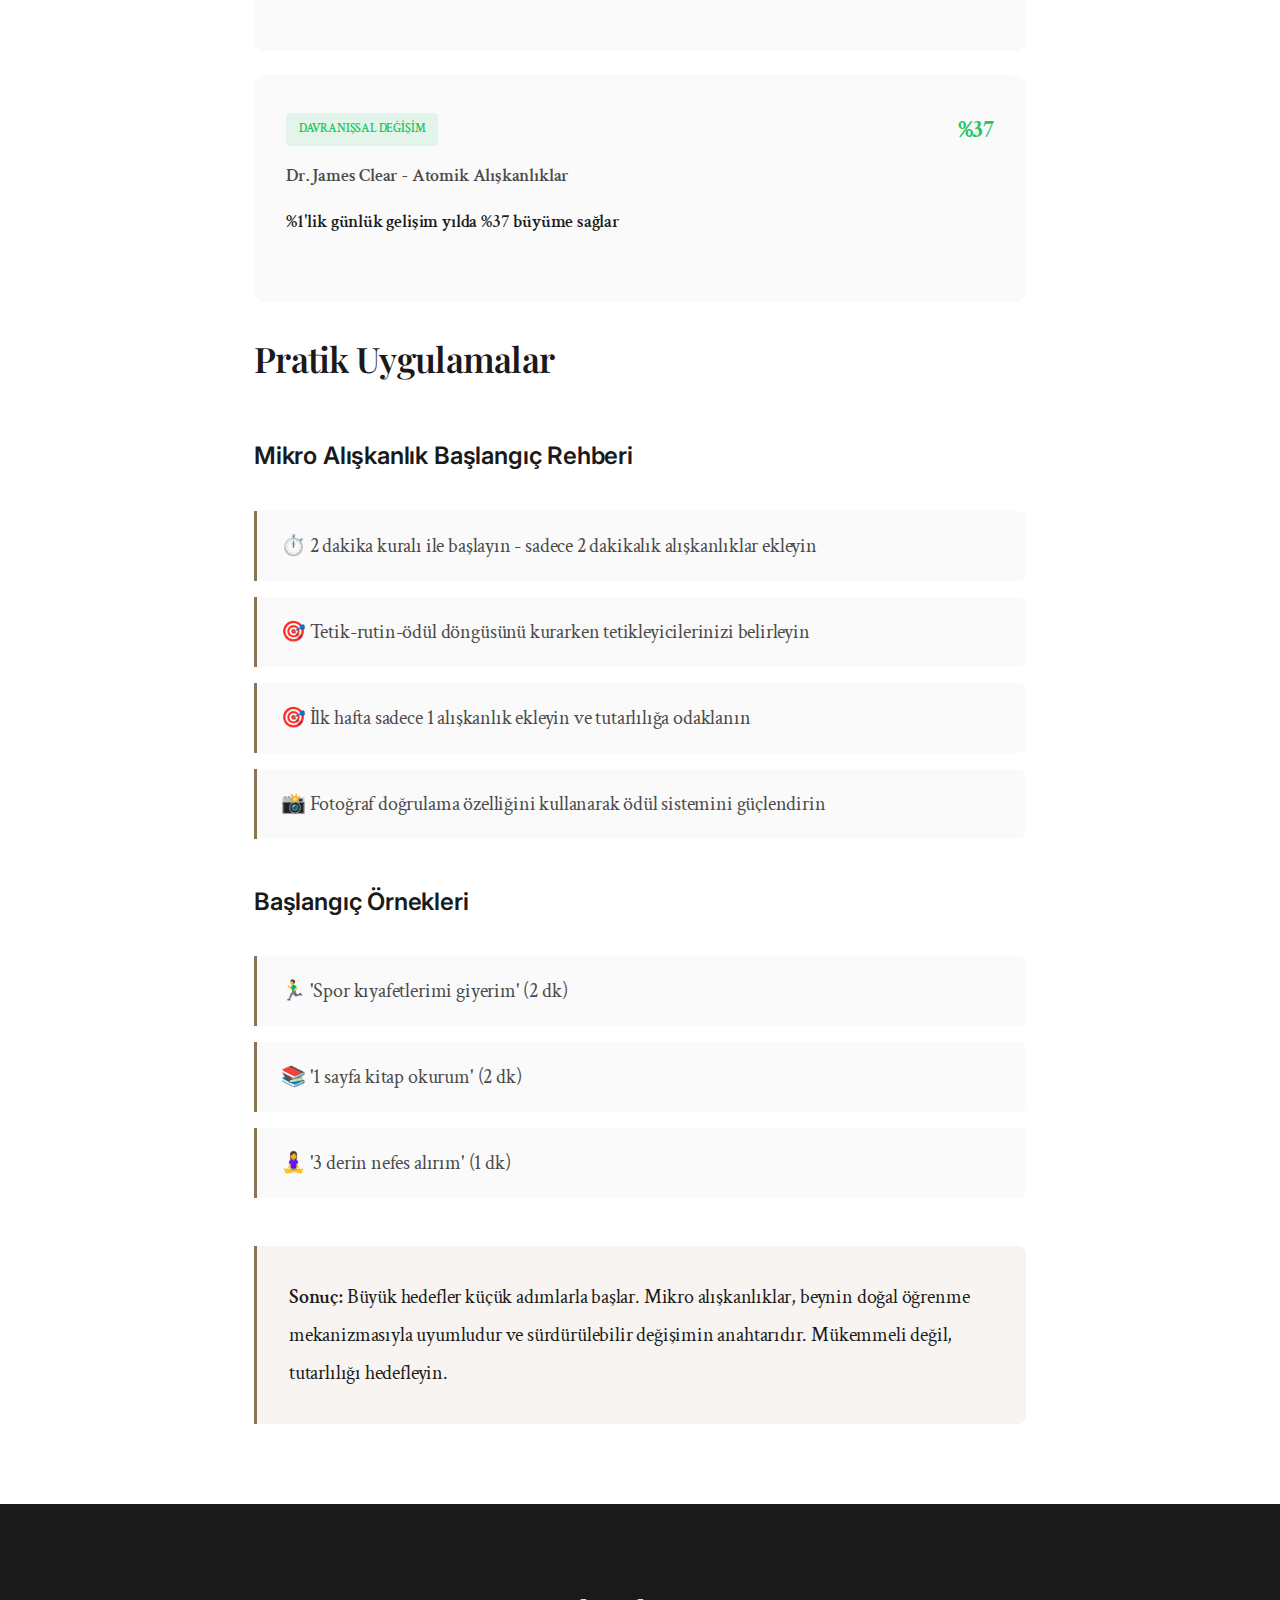
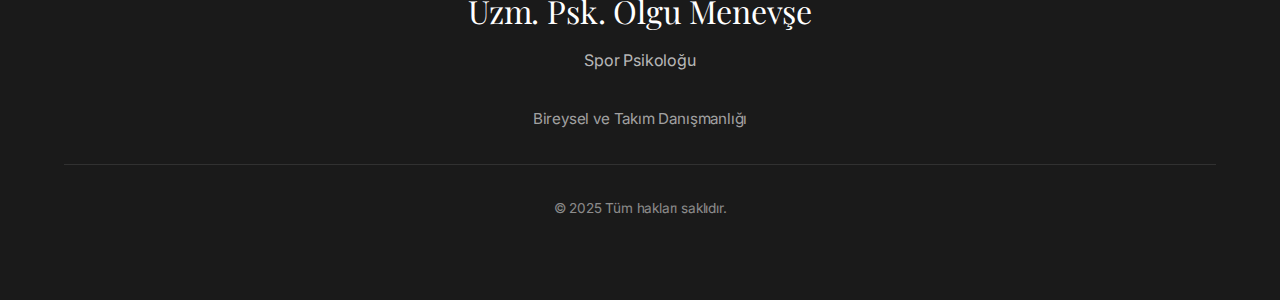
<file: article-psychology.html>
<!DOCTYPE html>
<html lang="tr">
<head>
    <meta charset="UTF-8">
    <meta name="viewport" content="width=device-width, initial-scale=1.0">
    <title>Alışkanlıkların Psikolojisi - Olgu Menevşe</title>
    <link href="https://fonts.googleapis.com/css2?family=Playfair+Display:wght@400;700;900&family=Crimson+Text:wght@400;600&family=Inter:wght@300;400;500&display=swap" rel="stylesheet">
    <link rel="stylesheet" href="style.css">
    <style>
        .article-detail {
            padding-top: 150px;
            max-width: 900px;
            margin: 0 auto;
            padding-left: 5%;
            padding-right: 5%;
        }

        .article-detail-header {
            margin-bottom: 4rem;
        }

        .article-detail-category {
            font-size: 0.85rem;
            color: var(--color-accent);
            text-transform: uppercase;
            letter-spacing: 0.2em;
            font-weight: 500;
            display: block;
            margin-bottom: 1.5rem;
        }

        .article-detail h1 {
            font-family: 'Playfair Display', serif;
            font-size: 3.5rem;
            color: var(--color-text-primary);
            margin-bottom: 2rem;
            line-height: 1.2;
            font-weight: 700;
        }

        .article-meta-detail {
            display: flex;
            gap: 2rem;
            color: var(--color-text-tertiary);
            font-size: 0.9rem;
            padding-bottom: 2rem;
            border-bottom: 1px solid var(--color-border-light);
        }

        .article-content {
            font-family: 'Crimson Text', serif;
            font-size: 1.25rem;
            color: var(--color-text-secondary);
            line-height: 1.9;
        }

        .article-content p {
            margin-bottom: 2rem;
        }

        .article-content strong {
            color: var(--color-text-primary);
            font-weight: 600;
        }

        .article-section {
            margin: 0;
            padding: 0;
        }

        .article-section h2 {
            font-family: 'Playfair Display', serif;
            font-size: 2.2rem;
            color: var(--color-text-primary);
            margin-bottom: 1.5rem;
            font-weight: 600;
        }

        .article-section h3 {
            font-family: 'Inter', sans-serif;
            font-size: 1.5rem;
            color: var(--color-text-primary);
            margin: 2.5rem 0 1rem;
            font-weight: 600;
        }

        .highlight-box {
            background: var(--color-accent-subtle);
            border-left: 3px solid var(--color-accent);
            padding: 2rem;
            margin: 3rem 0;
            border-radius: 0 8px 8px 0;
        }

        .highlight-box p {
            margin-bottom: 0;
            color: var(--color-text-primary);
            font-weight: 500;
        }

        .habit-loop {
            background: var(--color-background-alt);
            padding: 2.5rem;
            margin: 2rem 0;
            border-radius: 12px;
            text-align: center;
        }

        .habit-loop .loop-items {
            display: flex;
            justify-content: center;
            align-items: center;
            gap: 1.5rem;
            margin: 2rem 0;
            flex-wrap: wrap;
        }

        .habit-loop .loop-item {
            background: var(--color-background-light);
            padding: 1.5rem;
            border-radius: 12px;
            min-width: 150px;
        }

        .habit-loop .loop-item h4 {
            font-size: 1.1rem;
            font-weight: 600;
            margin-bottom: 0.5rem;
        }

        .habit-loop .arrow {
            font-size: 2rem;
            color: var(--color-accent);
        }

        .mistake-card {
            background: var(--color-background-alt);
            padding: 1.5rem;
            margin: 1rem 0;
            border-radius: 12px;
        }

        .mistake-card .mistake {
            font-size: 1.1rem;
            font-weight: 600;
            color: var(--color-text-primary);
            margin-bottom: 0.5rem;
        }

        .mistake-card .solution {
            font-size: 1rem;
            color: #10b981;
            font-weight: 600;
        }

        .research-card {
            background: var(--color-background-alt);
            padding: 2rem;
            margin: 1.5rem 0;
            border-radius: 12px;
        }

        .research-card .badge {
            display: inline-block;
            font-size: 0.75rem;
            padding: 0.3rem 0.8rem;
            border-radius: 4px;
            font-weight: 600;
            margin-bottom: 0.8rem;
        }

        .research-card .percentage {
            font-size: 1.5rem;
            font-weight: bold;
            float: right;
        }

        .research-card h4 {
            font-size: 1.1rem;
            color: var(--color-text-secondary);
            margin-bottom: 0.8rem;
            font-weight: 600;
        }

        .research-card .finding {
            font-size: 1.1rem;
            color: var(--color-text-primary);
            font-weight: 600;
        }

        .tips-list {
            list-style: none;
            padding: 0;
            margin: 2rem 0;
        }

        .tips-list li {
            padding: 1rem 1.5rem;
            margin: 1rem 0;
            background: var(--color-background-alt);
            border-left: 3px solid var(--color-accent);
            border-radius: 0 8px 8px 0;
        }

        @media screen and (max-width: 768px) {
            .article-detail {
                padding-top: 180px;
            }

            .article-detail h1 {
                font-size: 2.5rem;
            }

            .article-content {
                font-size: 1.15rem;
            }

            .habit-loop .loop-items {
                flex-direction: column;
            }

            .habit-loop .arrow {
                transform: rotate(90deg);
            }
        }
    </style>
</head>
<body>
    <header>
        <div class="header-content">
            <div class="logo">
                <span class="logo-name">Olgu Menevşe</span>
                <span class="logo-title">Spor Psikoloğu</span>
            </div>
            <nav class="navigation">
                <ul>
                    <li><a href="index.html#anasayfa">Anasayfa</a></li>
                    <li><a href="index.html#hakkimda">Hakkımda</a></li>
                    <li><a href="index.html#sertifikalar">Sertifikalar</a></li>
                    <li><a href="articles.html">Blog</a></li>
                    <li><a href="index.html#iletisim">İletişim</a></li>
                </ul>
            </nav>
        </div>
    </header>

    <article class="article-detail">
        <div class="article-detail-header">
            <a href="articles.html" class="back-link">← Tüm Yazılara Dön</a>
            <span class="article-detail-category">PSİKOLOJİ</span>
            <h1>Alışkanlıkların Psikolojisi & Mikro Alışkanlıkların Gücü</h1>
            <div class="article-meta-detail">
                <span>📖 11 dakika okuma</span>
                <span>📅 3 Ocak 2025</span>
            </div>
        </div>

        <div class="article-content">
            <p>
                Beynimiz alışkanlıkları küçük ödüller ve tekrarlarla inşa eder. Mikro alışkanlıklarla başlamak, büyük hedeflere ulaşmanın en güvenilir yoludur.
            </p>

            <section class="article-section">
                <h2>Alışkanlık Döngüsü: Tetik → Rutin → Ödül</h2>
                <p>
                    Her alışkanlık üç temel bileşenden oluşur: Tetikleyici (cue), yapılan davranış (routine) ve alınan ödül (reward). Bu döngüyü anlayarak yeni alışkanlıklar tasarlayabilir veya kötü alışkanlıkları değiştirebilirsin.
                </p>

                <div class="habit-loop">
                    <h3>Alışkanlık Döngüsü</h3>
                    <div class="loop-items">
                        <div class="loop-item" style="border-left: 4px solid #3b82f6;">
                            <h4>🎯 Tetik</h4>
                            <p style="font-size: 1rem; margin: 0;">Davranışı başlatan işaret</p>
                        </div>
                        <span class="arrow">→</span>
                        <div class="loop-item" style="border-left: 4px solid #8b7355;">
                            <h4>🔄 Rutin</h4>
                            <p style="font-size: 1rem; margin: 0;">Yapılan davranış</p>
                        </div>
                        <span class="arrow">→</span>
                        <div class="loop-item" style="border-left: 4px solid #10b981;">
                            <h4>🎁 Ödül</h4>
                            <p style="font-size: 1rem; margin: 0;">Alınan tatmin</p>
                        </div>
                    </div>
                    <p style="font-size: 1rem; color: var(--color-text-secondary); font-style: italic;">
                        Örnek: Telefonunu görmen (tetik) → sosyal medya kontrolü (rutin) → dopamin salınımı (ödül)
                    </p>
                </div>
            </section>

            <section class="article-section">
                <h2>2 Dakika Kuralı ve Mikro Alışkanlıklar</h2>
                <p>
                    Yeni bir alışkanlık <strong>2 dakikadan az</strong> sürmeli. 'Her gün 50 sayfa kitap okuyacağım' yerine 'her gün 1 sayfa okuyacağım' daha etkili. Mikro başarılar büyük değişimlerin temelini oluşturur.
                </p>
                <div class="highlight-box">
                    <p>
                        🎓 <strong>Stanford Üniversitesi araştırması:</strong> Mikro alışkanlıklar %90 başarı oranına sahip
                    </p>
                </div>
            </section>

            <section class="article-section">
                <h2>Yaygın Hatalar ve Çözümleri</h2>

                <div class="mistake-card">
                    <p class="mistake">❌ Çok büyük başlamak</p>
                    <p class="solution">✅ Her gün 1 sayfa okumakla başla, 1 saat değil</p>
                </div>

                <div class="mistake-card">
                    <p class="mistake">❌ Mükemmeliyetçilik</p>
                    <p class="solution">✅ %80 tutarlılık %100'den daha değerli</p>
                </div>

                <div class="mistake-card">
                    <p class="mistake">❌ Çok fazla alışkanlık birden</p>
                    <p class="solution">✅ Aynı anda maksimum 2-3 alışkanlık</p>
                </div>

                <div class="mistake-card">
                    <p class="mistake">❌ Tetikleyici belirlememe</p>
                    <p class="solution">✅ Her alışkanlık için net tetik noktası seç</p>
                </div>
            </section>

            <section class="article-section">
                <h2>Psikoloji Araştırmaları</h2>

                <div class="research-card">
                    <span class="badge" style="background: rgba(168, 85, 247, 0.1); color: rgb(168, 85, 247);">DAVRANIŞSAL PSİKOLOJİ</span>
                    <span class="percentage" style="color: rgb(168, 85, 247);">%90</span>
                    <h4>Dr. BJ Fogg - Stanford Üniversitesi</h4>
                    <p class="finding">Mikro alışkanlıklar büyük alışkanlıklardan 3 kat daha başarılı</p>
                </div>

                <div class="research-card">
                    <span class="badge" style="background: rgba(59, 130, 246, 0.1); color: rgb(59, 130, 246);">NÖROPLASTİSİTE</span>
                    <span class="percentage" style="color: rgb(59, 130, 246);">66</span>
                    <h4>Dr. Phillippa Lally - King's College London</h4>
                    <p class="finding">Alışkanlık oluşumu ortalama 66 gün sürüyor (18-254 gün arasında)</p>
                </div>

                <div class="research-card">
                    <span class="badge" style="background: rgba(249, 115, 22, 0.1); color: rgb(249, 115, 22);">NÖROBİLİM</span>
                    <span class="percentage" style="color: rgb(249, 115, 22);">%45</span>
                    <h4>Dr. Charles Duhigg - MIT Araştırması</h4>
                    <p class="finding">Alışkanlık döngüsü (tetik-rutin-ödül) beynin bazal ganglionlarında kodlanır</p>
                </div>

                <div class="research-card">
                    <span class="badge" style="background: rgba(34, 197, 94, 0.1); color: rgb(34, 197, 94);">DAVRANIŞSAL DEĞİŞİM</span>
                    <span class="percentage" style="color: rgb(34, 197, 94);">%37</span>
                    <h4>Dr. James Clear - Atomik Alışkanlıklar</h4>
                    <p class="finding">%1'lik günlük gelişim yılda %37 büyüme sağlar</p>
                </div>
            </section>

            <section class="article-section">
                <h2>Pratik Uygulamalar</h2>
                <h3>Mikro Alışkanlık Başlangıç Rehberi</h3>

                <ul class="tips-list">
                    <li>⏱️ 2 dakika kuralı ile başlayın - sadece 2 dakikalık alışkanlıklar ekleyin</li>
                    <li>🎯 Tetik-rutin-ödül döngüsünü kurarken tetikleyicilerinizi belirleyin</li>
                    <li>🎯 İlk hafta sadece 1 alışkanlık ekleyin ve tutarlılığa odaklanın</li>
                    <li>📸 Fotoğraf doğrulama özelliğini kullanarak ödül sistemini güçlendirin</li>
                </ul>

                <h3>Başlangıç Örnekleri</h3>
                <ul class="tips-list">
                    <li>🏃‍♂️ 'Spor kıyafetlerimi giyerim' (2 dk)</li>
                    <li>📚 '1 sayfa kitap okurum' (2 dk)</li>
                    <li>🧘‍♀️ '3 derin nefes alırım' (1 dk)</li>
                </ul>
            </section>

            <div class="highlight-box">
                <p>
                    <strong>Sonuç:</strong> Büyük hedefler küçük adımlarla başlar. Mikro alışkanlıklar, beynin doğal öğrenme mekanizmasıyla uyumludur ve sürdürülebilir değişimin anahtarıdır. Mükemmeli değil, tutarlılığı hedefleyin.
                </p>
            </div>
        </div>
    </article>

    <footer id="iletisim" style="margin-top: 5rem;">
        <div class="footer-content">
            <div class="footer-brand">
                <h4>Uzm. Psk. Olgu Menevşe</h4>
                <p>Spor Psikoloğu</p>
            </div>
            <div class="footer-services">
                <p>Bireysel ve Takım Danışmanlığı</p>
            </div>
            <div class="footer-copyright">
                <p>&copy; 2025 Tüm hakları saklıdır.</p>
            </div>
        </div>
    </footer>
</body>
</html>
</file>
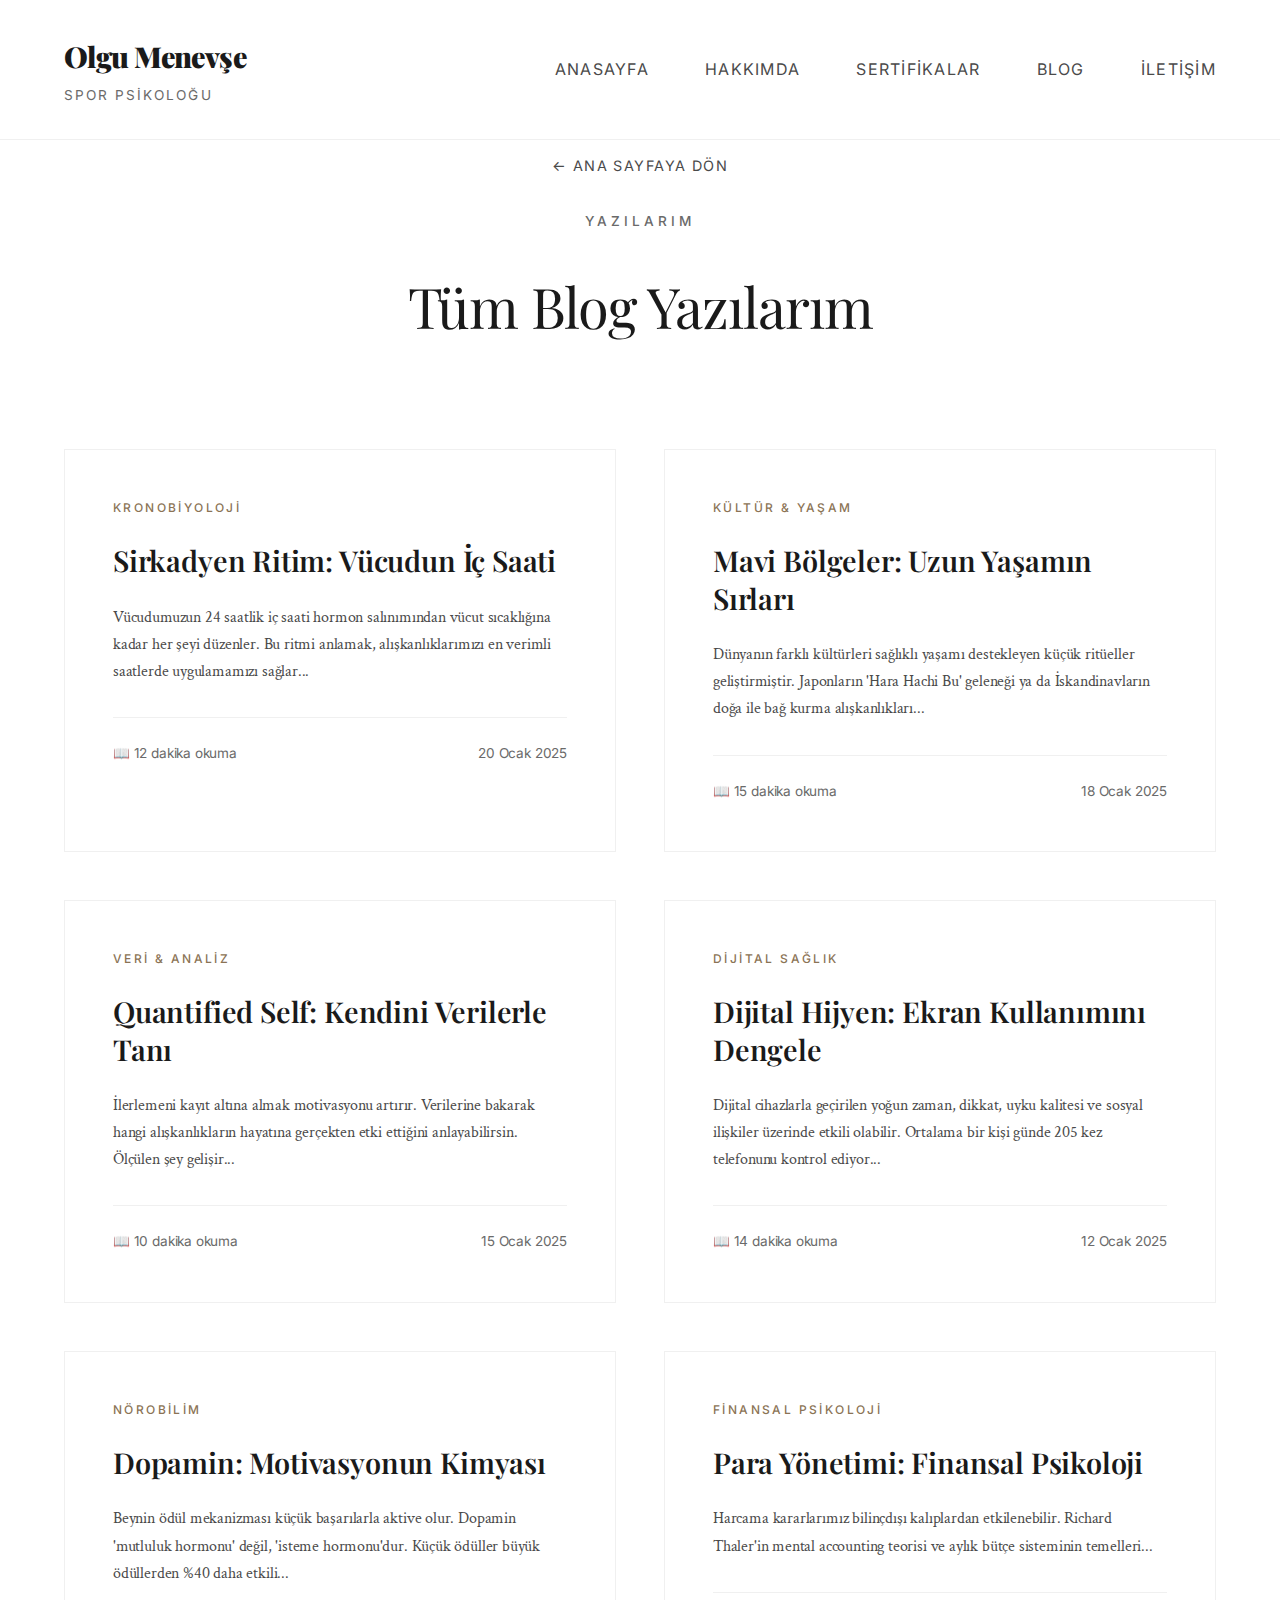
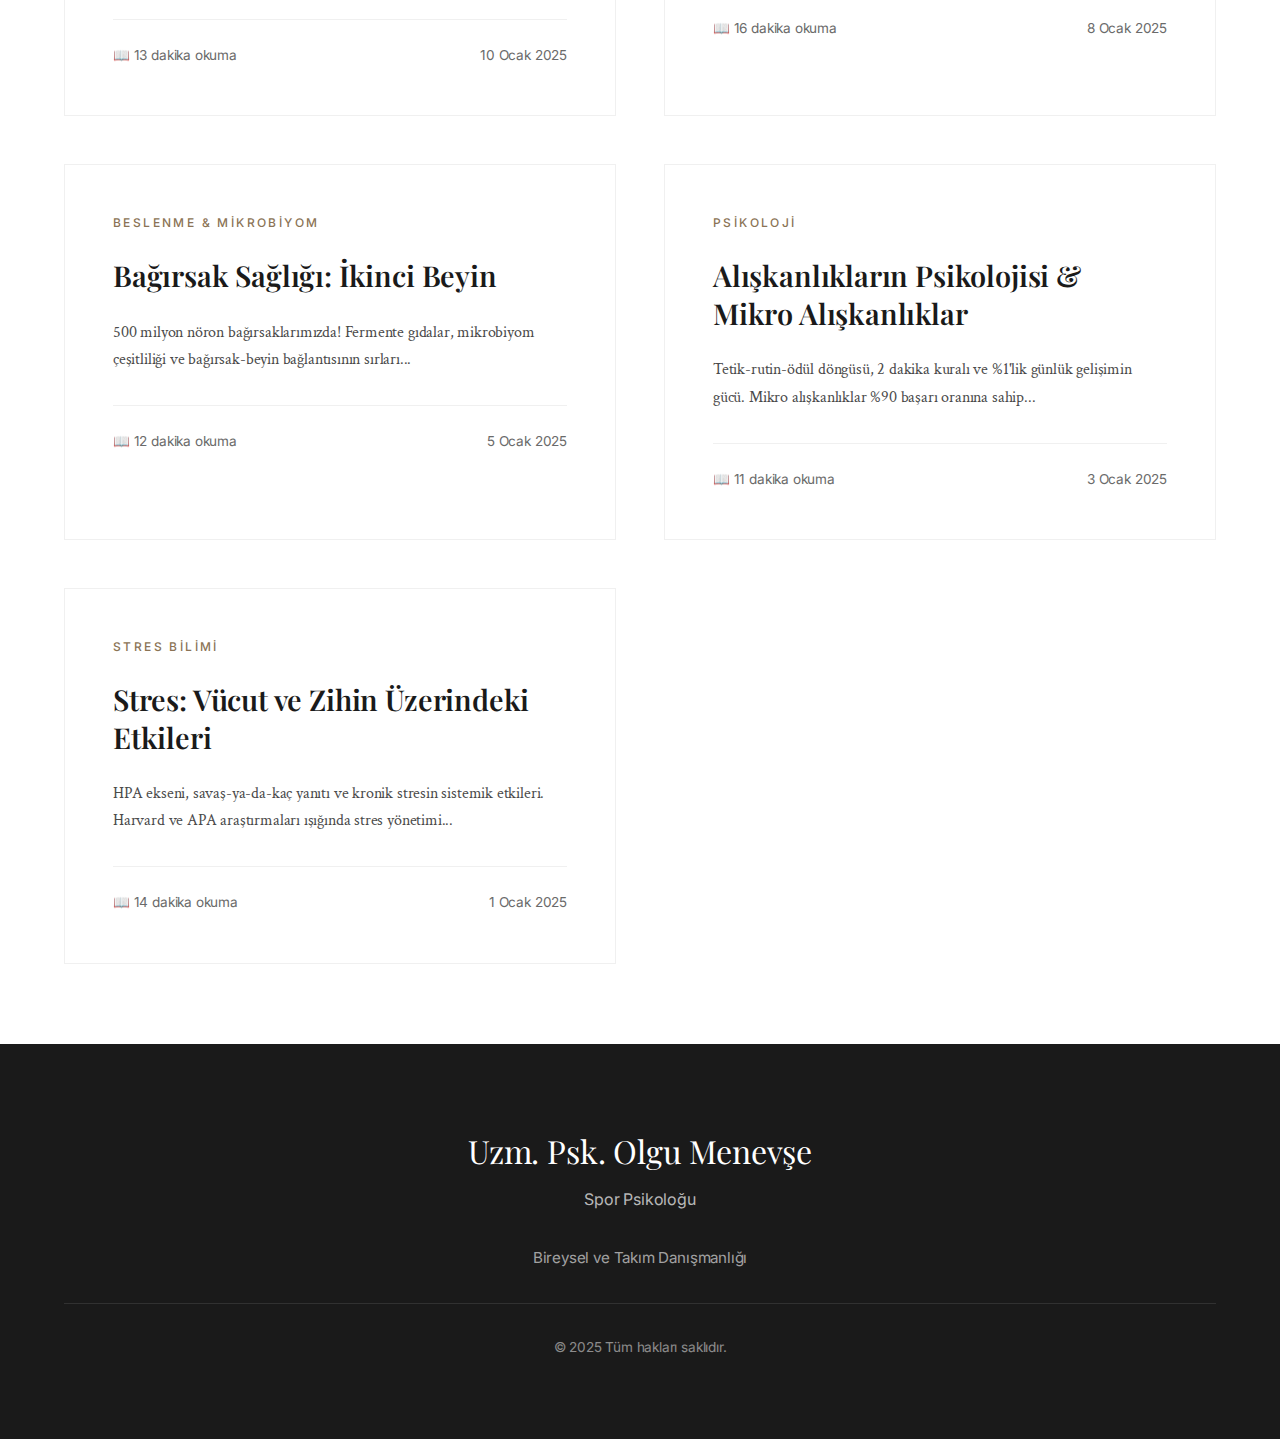
<file: articles.html>
<!DOCTYPE html>
<html lang="tr">
<head>
    <meta charset="UTF-8">
    <meta name="viewport" content="width=device-width, initial-scale=1.0">
    <title>Yazılarım - Uzm. Psk. Olgu Menevşe</title>
    <link href="https://fonts.googleapis.com/css2?family=Playfair+Display:wght@400;700;900&family=Crimson+Text:wght@400;600&family=Inter:wght@300;400;500&display=swap" rel="stylesheet">
    <link rel="stylesheet" href="style.css">
    <style>
        .articles-page {
            padding-top: 150px;
            min-height: 100vh;
        }

        .articles-header {
            text-align: center;
            margin-bottom: 6rem;
            padding: 0 5%;
        }

        .back-link {
            display: inline-block;
            margin-bottom: 2rem;
            color: var(--color-text-secondary);
            text-decoration: none;
            font-size: 0.9rem;
            text-transform: uppercase;
            letter-spacing: 0.1em;
            transition: all 0.3s ease;
        }

        .back-link:hover {
            color: var(--color-accent);
            transform: translateX(-5px);
        }

        .articles-grid {
            display: grid;
            grid-template-columns: repeat(auto-fill, minmax(400px, 1fr));
            gap: 3rem;
            max-width: 1400px;
            margin: 0 auto;
            padding: 0 5% 5rem;
        }

        .article-card {
            background: var(--color-background);
            border: 1px solid var(--color-border-light);
            padding: 3rem;
            cursor: pointer;
            transition: all 0.4s ease;
            position: relative;
        }

        .article-card:hover {
            box-shadow: 0 15px 40px var(--color-shadow);
            transform: translateY(-8px);
            border-color: var(--color-border);
        }

        .article-card .article-category {
            font-size: 0.75rem;
            color: var(--color-accent);
            text-transform: uppercase;
            letter-spacing: 0.2em;
            font-weight: 500;
            display: block;
            margin-bottom: 1.5rem;
        }

        .article-card h3 {
            font-family: 'Playfair Display', serif;
            font-size: 1.8rem;
            color: var(--color-text-primary);
            margin-bottom: 1.5rem;
            font-weight: 600;
            line-height: 1.3;
        }

        .article-card .article-excerpt {
            font-size: 1rem;
            color: var(--color-text-secondary);
            line-height: 1.7;
            margin-bottom: 1.5rem;
        }

        .article-card .article-meta {
            display: flex;
            justify-content: space-between;
            align-items: center;
            margin-top: 2rem;
            padding-top: 1.5rem;
            border-top: 1px solid var(--color-border-light);
            font-size: 0.85rem;
            color: var(--color-text-tertiary);
        }

        .article-card .read-time {
            display: flex;
            align-items: center;
            gap: 0.5rem;
        }

        /* Responsive */
        @media screen and (max-width: 1024px) {
            .articles-grid {
                grid-template-columns: repeat(auto-fill, minmax(350px, 1fr));
                gap: 2.5rem;
            }
        }

        @media screen and (max-width: 768px) {
            .articles-page {
                padding-top: 180px;
            }

            .articles-grid {
                grid-template-columns: 1fr;
                gap: 2rem;
            }

            .article-card {
                padding: 2rem;
            }
        }

        @media screen and (max-width: 480px) {
            .article-card h3 {
                font-size: 1.5rem;
            }
        }
    </style>
</head>
<body>
    <header>
        <div class="header-content">
            <div class="logo">
                <span class="logo-name">Olgu Menevşe</span>
                <span class="logo-title">Spor Psikoloğu</span>
            </div>
            <nav class="navigation">
                <ul>
                    <li><a href="index.html#anasayfa">Anasayfa</a></li>
                    <li><a href="index.html#hakkimda">Hakkımda</a></li>
                    <li><a href="index.html#sertifikalar">Sertifikalar</a></li>
                    <li><a href="articles.html">Blog</a></li>
                    <li><a href="index.html#iletisim">İletişim</a></li>
                </ul>
            </nav>
        </div>
    </header>

    <main class="articles-page">
        <div class="articles-header">
            <a href="index.html#yazilar" class="back-link">← Ana Sayfaya Dön</a>
            <span class="section-label">YAZILARIM</span>
            <h2>Tüm Blog Yazılarım</h2>
        </div>

        <div class="articles-grid">
            <!-- Article 1: Chronobiology -->
            <article class="article-card" onclick="window.location.href='article-chronobiology.html'">
                <span class="article-category">KRONOBİYOLOJİ</span>
                <h3>Sirkadyen Ritim: Vücudun İç Saati</h3>
                <p class="article-excerpt">
                    Vücudumuzun 24 saatlik iç saati hormon salınımından vücut sıcaklığına kadar her şeyi düzenler. Bu ritmi anlamak, alışkanlıklarımızı en verimli saatlerde uygulamamızı sağlar...
                </p>
                <div class="article-meta">
                    <span class="read-time">📖 12 dakika okuma</span>
                    <span class="article-date">20 Ocak 2025</span>
                </div>
            </article>

            <!-- Article 2: Culture -->
            <article class="article-card" onclick="window.location.href='article-culture.html'">
                <span class="article-category">KÜLTÜR & YAŞAM</span>
                <h3>Mavi Bölgeler: Uzun Yaşamın Sırları</h3>
                <p class="article-excerpt">
                    Dünyanın farklı kültürleri sağlıklı yaşamı destekleyen küçük ritüeller geliştirmiştir. Japonların 'Hara Hachi Bu' geleneği ya da İskandinavların doğa ile bağ kurma alışkanlıkları...
                </p>
                <div class="article-meta">
                    <span class="read-time">📖 15 dakika okuma</span>
                    <span class="article-date">18 Ocak 2025</span>
                </div>
            </article>

            <!-- Article 3: Data-Driven -->
            <article class="article-card" onclick="window.location.href='article-data-driven.html'">
                <span class="article-category">VERİ & ANALİZ</span>
                <h3>Quantified Self: Kendini Verilerle Tanı</h3>
                <p class="article-excerpt">
                    İlerlemeni kayıt altına almak motivasyonu artırır. Verilerine bakarak hangi alışkanlıkların hayatına gerçekten etki ettiğini anlayabilirsin. Ölçülen şey gelişir...
                </p>
                <div class="article-meta">
                    <span class="read-time">📖 10 dakika okuma</span>
                    <span class="article-date">15 Ocak 2025</span>
                </div>
            </article>

            <!-- Article 4: Digital Hygiene -->
            <article class="article-card" onclick="window.location.href='article-digital-hygiene.html'">
                <span class="article-category">DİJİTAL SAĞLIK</span>
                <h3>Dijital Hijyen: Ekran Kullanımını Dengele</h3>
                <p class="article-excerpt">
                    Dijital cihazlarla geçirilen yoğun zaman, dikkat, uyku kalitesi ve sosyal ilişkiler üzerinde etkili olabilir. Ortalama bir kişi günde 205 kez telefonunu kontrol ediyor...
                </p>
                <div class="article-meta">
                    <span class="read-time">📖 14 dakika okuma</span>
                    <span class="article-date">12 Ocak 2025</span>
                </div>
            </article>

            <article class="article-card" onclick="window.location.href='article-dopamine.html'">
                <span class="article-category">NÖROBİLİM</span>
                <h3>Dopamin: Motivasyonun Kimyası</h3>
                <p class="article-excerpt">
                    Beynin ödül mekanizması küçük başarılarla aktive olur. Dopamin 'mutluluk hormonu' değil, 'isteme hormonu'dur. Küçük ödüller büyük ödüllerden %40 daha etkili...
                </p>
                <div class="article-meta">
                    <span class="read-time">📖 13 dakika okuma</span>
                    <span class="article-date">10 Ocak 2025</span>
                </div>
            </article>

            <article class="article-card" onclick="window.location.href='article-money-management.html'">
                <span class="article-category">FİNANSAL PSİKOLOJİ</span>
                <h3>Para Yönetimi: Finansal Psikoloji</h3>
                <p class="article-excerpt">
                    Harcama kararlarımız bilinçdışı kalıplardan etkilenebilir. Richard Thaler'in mental accounting teorisi ve aylık bütçe sisteminin temelleri...
                </p>
                <div class="article-meta">
                    <span class="read-time">📖 16 dakika okuma</span>
                    <span class="article-date">8 Ocak 2025</span>
                </div>
            </article>

            <article class="article-card" onclick="window.location.href='article-nutrition.html'">
                <span class="article-category">BESLENME & MİKROBİYOM</span>
                <h3>Bağırsak Sağlığı: İkinci Beyin</h3>
                <p class="article-excerpt">
                    500 milyon nöron bağırsaklarımızda! Fermente gıdalar, mikrobiyom çeşitliliği ve bağırsak-beyin bağlantısının sırları...
                </p>
                <div class="article-meta">
                    <span class="read-time">📖 12 dakika okuma</span>
                    <span class="article-date">5 Ocak 2025</span>
                </div>
            </article>

            <article class="article-card" onclick="window.location.href='article-psychology.html'">
                <span class="article-category">PSİKOLOJİ</span>
                <h3>Alışkanlıkların Psikolojisi & Mikro Alışkanlıklar</h3>
                <p class="article-excerpt">
                    Tetik-rutin-ödül döngüsü, 2 dakika kuralı ve %1'lik günlük gelişimin gücü. Mikro alışkanlıklar %90 başarı oranına sahip...
                </p>
                <div class="article-meta">
                    <span class="read-time">📖 11 dakika okuma</span>
                    <span class="article-date">3 Ocak 2025</span>
                </div>
            </article>

            <article class="article-card" onclick="window.location.href='article-stress.html'">
                <span class="article-category">STRES BİLİMİ</span>
                <h3>Stres: Vücut ve Zihin Üzerindeki Etkileri</h3>
                <p class="article-excerpt">
                    HPA ekseni, savaş-ya-da-kaç yanıtı ve kronik stresin sistemik etkileri. Harvard ve APA araştırmaları ışığında stres yönetimi...
                </p>
                <div class="article-meta">
                    <span class="read-time">📖 14 dakika okuma</span>
                    <span class="article-date">1 Ocak 2025</span>
                </div>
            </article>
        </div>
    </main>

    <footer id="iletisim">
        <div class="footer-content">
            <div class="footer-brand">
                <h4>Uzm. Psk. Olgu Menevşe</h4>
                <p>Spor Psikoloğu</p>
            </div>
            <div class="footer-services">
                <p>Bireysel ve Takım Danışmanlığı</p>
            </div>
            <div class="footer-copyright">
                <p>&copy; 2025 Tüm hakları saklıdır.</p>
            </div>
        </div>
    </footer>
</body>
</html>
</file>
<file: style.css>
/* ==================== COLOR VARIABLES ==================== */
:root {
    /* Main Palette - Elegant White Theme */
    --color-background: #FFFFFF;
    --color-background-alt: #FAFAFA;
    --color-background-light: #F5F5F5;
    
    /* Text Colors - Dark and Sophisticated */
    --color-text-primary: #1A1A1A;
    --color-text-secondary: #4A4A4A;
    --color-text-tertiary: #6A6A6A;
    --color-text-light: #8A8A8A;
    
    /* Accent Colors - Subtle Warm Tones */
    --color-accent: #8B7355; /* Warm taupe - sophisticated brown */
    --color-accent-hover: #6B5745; /* Darker warm brown */
    --color-accent-subtle: #F7F4F1; /* Very light warm beige */
    --color-border: #E0E0E0;
    --color-border-light: #F0F0F0;
    
    /* UI Colors */
    --color-shadow: rgba(0, 0, 0, 0.08);
    --color-shadow-hover: rgba(0, 0, 0, 0.12);
    --color-shadow-subtle: rgba(0, 0, 0, 0.04);
}

* {
    margin: 0;
    padding: 0;
    box-sizing: border-box;
}

body {
    font-family: 'Inter', -apple-system, BlinkMacSystemFont, sans-serif;
    background-color: var(--color-background);
    color: var(--color-text-primary);
    line-height: 1.7;
    font-size: 18px;
    font-weight: 400;
    letter-spacing: -0.01em;
    overflow-x: hidden;
}

/* Header */
header {
    position: fixed;
    top: 0;
    width: 100%;
    background: var(--color-background);
    border-bottom: 1px solid var(--color-border-light);
    z-index: 1000;
    padding: 2rem 0;
    transition: all 0.3s ease;
}

.header-content {
    max-width: 1400px;
    margin: 0 auto;
    padding: 0 5%;
    display: flex;
    justify-content: space-between;
    align-items: center;
}

.logo {
    display: flex;
    flex-direction: column;
}

.logo-name {
    font-family: 'Playfair Display', serif;
    font-size: 1.8rem;
    font-weight: 900;
    color: var(--color-text-primary);
    letter-spacing: -0.02em;
}

.logo-title {
    font-size: 0.85rem;
    color: var(--color-text-tertiary);
    text-transform: uppercase;
    letter-spacing: 0.15em;
    margin-top: 0.2rem;
}

/* Navigation */
nav ul {
    list-style: none;
    display: flex;
    gap: 3.5rem;
}

nav a {
    color: var(--color-text-secondary);
    text-decoration: none;
    font-weight: 400;
    font-size: 1rem;
    transition: all 0.3s ease;
    position: relative;
    text-transform: uppercase;
    letter-spacing: 0.08em;
}

nav a::after {
    content: '';
    position: absolute;
    bottom: -8px;
    left: 0;
    width: 0;
    height: 1px;
    background: var(--color-accent);
    transition: width 0.3s ease;
}

nav a:hover {
    color: var(--color-accent);
}

nav a:hover::after {
    width: 100%;
}

/* Hero Section */
.hero {
    min-height: 100vh;
    display: flex;
    align-items: center;
    padding: 8rem 5% 5rem;
    background: var(--color-background);
}

.hero-content {
    max-width: 1400px;
    margin: 0 auto;
    display: grid;
    grid-template-columns: 1.2fr 1fr;
    gap: 8rem;
    align-items: center;
}

.hero-label {
    font-size: 0.9rem;
    color: var(--color-accent);
    text-transform: uppercase;
    letter-spacing: 0.3em;
    font-weight: 500;
    display: block;
    margin-bottom: 2rem;
}

.hero-text h1 {
    font-family: 'Playfair Display', serif;
    font-size: 6.5rem;
    font-weight: 700;
    color: var(--color-text-primary);
    line-height: 1.1;
    margin-bottom: 3rem;
    letter-spacing: -0.02em;
}

.hero-quote {
    font-family: 'Crimson Text', serif;
    font-size: 1.6rem;
    color: var(--color-text-secondary);
    font-style: italic;
    margin: 3rem 0;
    padding-left: 3rem;
    border-left: 1px solid var(--color-border);
    font-weight: 400;
}

.hero-services {
    margin-top: 3rem;
    font-size: 1rem;
    color: var(--color-text-tertiary);
    display: flex;
    gap: 1.5rem;
    flex-wrap: wrap;
}

.separator {
    color: var(--color-border);
}

.hero-image {
    position: relative;
}

.image-frame {
    position: relative;
    overflow: hidden;
    border-radius: 0;
    box-shadow: 0 20px 60px var(--color-shadow);
}

.image-frame img {
    width: 100%;
    height: 650px;
    object-fit: cover;
    object-position: center;
    filter: grayscale(10%);
    transition: all 0.5s ease;
}

.image-frame:hover img {
    filter: grayscale(0%);
}

/* Section Styling */
section {
    padding: 8rem 5%;
    max-width: 1400px;
    margin: 0 auto;
}

.section-header {
    text-align: center;
    margin-bottom: 5rem;
}

.section-label {
    font-size: 0.85rem;
    color: var(--color-text-tertiary);
    text-transform: uppercase;
    letter-spacing: 0.3em;
    font-weight: 500;
    display: block;
    margin-bottom: 1.5rem;
}

h2 {
    font-family: 'Playfair Display', serif;
    font-size: 3.5rem;
    font-weight: 300;
    color: var(--color-text-primary);
    letter-spacing: -0.02em;
}

/* About Section */
.about {
    background: var(--color-background-alt);
}

.about-content {
    display: grid;
    grid-template-columns: 380px 1fr;
    gap: 6rem;
}

.about-sidebar {
    position: sticky;
    top: 120px;
    height: fit-content;
}

.profile-image {
    margin-bottom: 3rem;
}

.profile-image img {
    width: 100%;
    height: 450px;
    object-fit: cover;
    /* filter: grayscale(100%); */
    transition: filter 0.5s ease;
}

.profile-image:hover img {
    filter: grayscale(0%); 
}

.credentials {
    padding: 2rem 0;
    border-top: 1px solid var(--color-border);
}

.credentials h4 {
    font-family: 'Playfair Display', serif;
    font-size: 1.5rem;
    margin-bottom: 2rem;
    font-weight: 400;
}

.credential-item {
    margin-bottom: 2rem;
    font-size: 0.95rem;
    line-height: 1.8;
    color: var(--color-text-secondary);
}

.credential-item strong {
    color: var(--color-text-primary);
    font-weight: 500;
}

.credential-item em {
    color: var(--color-text-tertiary);
    font-style: normal;
    font-size: 0.9rem;
}

.about-text {
    padding-top: 1rem;
}

.about-text .lead {
    font-family: 'Crimson Text', serif;
    font-size: 1.4rem;
    line-height: 1.8;
    color: var(--color-text-primary);
    margin-bottom: 3rem;
    font-weight: 400;
}

.about-text p {
    font-size: 1.1rem;
    color: var(--color-text-secondary);
    margin-bottom: 2rem;
    line-height: 1.9;
}

.experience-highlight {
    margin: 4rem 0;
    padding: 3rem;
    background: var(--color-background);
    border-left: 1px solid var(--color-border);
}

.experience-highlight h4 {
    font-family: 'Playfair Display', serif;
    font-size: 1.8rem;
    margin-bottom: 2rem;
    font-weight: 400;
}

.experience-list {
    list-style: none;
}

.experience-list li {
    font-size: 1rem;
    color: var(--color-text-secondary);
    margin-bottom: 1.2rem;
    padding-left: 2rem;
    position: relative;
}

.experience-list li:before {
    content: "—";
    position: absolute;
    left: 0;
    color: var(--color-text-tertiary);
}

.philosophy {
    font-family: 'Crimson Text', serif;
    font-size: 1.3rem;
    line-height: 1.8;
    margin-top: 3rem;
    padding: 2rem 0;
    border-top: 1px solid var(--color-border-light);
}

.philosophy strong {
    color: var(--color-text-primary);
    font-weight: 600;
}

/* Blog Section */
.blog-preview {
    background: var(--color-background);
    padding: 8rem 5%;
}

.featured-article {
    max-width: 900px;
    margin: 0 auto;
    padding: 4rem;
    background: var(--color-background-alt);
    border: 1px solid var(--color-border-light);
    cursor: pointer;
    transition: all 0.4s ease;
}

.featured-article:hover {
    box-shadow: 0 15px 40px var(--color-shadow);
    transform: translateY(-5px);
}

.article-category {
    font-size: 0.85rem;
    color: var(--color-text-tertiary);
    text-transform: uppercase;
    letter-spacing: 0.2em;
    font-weight: 500;
    display: block;
    margin-bottom: 1.5rem;
}

.featured-article h3 {
    font-family: 'Playfair Display', serif;
    font-size: 2.5rem;
    color: var(--color-text-primary);
    margin-bottom: 2rem;
    font-weight: 700;
    line-height: 1.3;
}

.article-excerpt {
    font-family: 'Crimson Text', serif;
    font-size: 1.2rem;
    color: var(--color-text-secondary);
    line-height: 1.8;
    margin-bottom: 2rem;
}

.read-more {
    display: inline-block;
    margin-top: 1.5rem;
    color: var(--color-text-primary);
    font-weight: 500;
    text-decoration: none;
    text-transform: uppercase;
    letter-spacing: 0.1em;
    font-size: 0.9rem;
    border-bottom: 1px solid var(--color-text-primary);
    transition: all 0.3s ease;
}

.read-more:hover {
    padding-bottom: 5px;
    border-bottom-width: 2px;
}

.view-all-btn {
    display: inline-block;
    padding: 1.2rem 3rem;
    background: var(--color-accent);
    color: var(--color-background);
    text-decoration: none;
    text-transform: uppercase;
    letter-spacing: 0.15em;
    font-size: 0.9rem;
    font-weight: 500;
    transition: all 0.3s ease;
    border: 1px solid var(--color-accent);
}

.view-all-btn:hover {
    background: var(--color-accent-hover);
    border-color: var(--color-accent-hover);
    transform: translateY(-2px);
    box-shadow: 0 10px 30px var(--color-shadow);
}

.read-more:hover {
    padding-bottom: 5px;
    border-bottom-width: 2px;
}

/* Certificates Section */
.certificates {
    background: var(--color-background-light);
}

.certificates-grid {
    display: grid;
    grid-template-columns: 1fr 1fr;
    gap: 5rem;
}

.cert-category h3 {
    font-family: 'Playfair Display', serif;
    font-size: 2rem;
    color: var(--color-text-primary);
    margin-bottom: 3rem;
    padding-bottom: 1.5rem;
    border-bottom: 1px solid var(--color-border);
    font-weight: 400;
}

.cert-list {
    list-style: none;
}

.cert-list li {
    margin-bottom: 2.5rem;
    padding-bottom: 2rem;
    border-bottom: 1px solid var(--color-border-light);
}

.cert-list li:last-child {
    border-bottom: none;
}

.cert-list strong {
    display: block;
    font-size: 1.15rem;
    color: var(--color-text-primary);
    margin-bottom: 0.5rem;
    font-weight: 500;
}

.cert-institution,
.cert-description {
    display: block;
    font-size: 0.95rem;
    color: var(--color-text-tertiary);
    line-height: 1.6;
    margin-top: 0.3rem;
}

.cert-description {
    color: var(--color-text-secondary);
    margin-top: 0.8rem;
}

/* Footer */
footer {
    background: var(--color-text-primary);
    color: var(--color-background);
    padding: 5rem 5%;
}

.footer-content {
    max-width: 1400px;
    margin: 0 auto;
    text-align: center;
}

.footer-brand h4 {
    font-family: 'Playfair Display', serif;
    font-size: 2rem;
    font-weight: 400;
    margin-bottom: 0.5rem;
}

.footer-brand p {
    color: rgba(255, 255, 255, 0.7);
    font-size: 1rem;
    margin-bottom: 2rem;
}

.footer-services p {
    color: rgba(255, 255, 255, 0.6);
    font-size: 0.95rem;
    margin-bottom: 2rem;
}

.footer-copyright p {
    color: rgba(255, 255, 255, 0.5);
    font-size: 0.85rem;
    border-top: 1px solid rgba(255, 255, 255, 0.1);
    padding-top: 2rem;
    margin-top: 2rem;
}

/* Animations */
@keyframes fadeIn {
    from {
        opacity: 0;
        transform: translateY(20px);
    }
    to {
        opacity: 1;
        transform: translateY(0);
    }
}

.hero-text,
.about-text,
.featured-article,
.cert-category {
    animation: fadeIn 0.8s ease-out;
}

/* ==================== RESPONSIVE DESIGN ==================== */

/* Tablet - Medium screens (768px - 1024px) */
@media screen and (max-width: 1024px) {
    body {
        font-size: 16px;
    }
    
    .header-content {
        padding: 0 4%;
    }
    
    nav ul {
        gap: 2.5rem;
    }
    
    .hero-content {
        grid-template-columns: 1fr;
        gap: 4rem;
    }
    
    .hero-text h1 {
        font-size: 3.2rem;
    }
    
    .hero-quote {
        font-size: 1.4rem;
    }
    
    .image-frame img {
        height: 500px;
    }
    
    h2 {
        font-size: 3rem;
    }
    
    .about-content {
        grid-template-columns: 1fr;
        gap: 4rem;
    }
    
    .about-sidebar {
        position: static;
        max-width: 500px;
        margin: 0 auto;
    }
    
    .certificates-grid {
        gap: 4rem;
    }
}

/* Mobile - Small screens (max 768px) */
@media screen and (max-width: 768px) {
    body {
        font-size: 15px;
    }
    
    .header-content {
        flex-direction: column;
        gap: 0rem;
    }

    nav ul {
        gap: 1.5rem;
        flex-wrap: wrap;
        justify-content: center;
    }
    
    nav a {
        font-size: 0.85rem;
    }


    nav.navigation a,
    nav.navigation button {
        font-size: 9px;
        /* display: none; */
    }
     
    section {
        padding: 5rem 5%;
    }
    
    .hero {
        padding: 6rem 5% 4rem;
        padding-top: 155px;;
    }
    
    .hero-text h1 {
        font-size: 2.5rem;
    }
    
    .hero-quote {
        font-size: 1.2rem;
        padding-left: 2rem;
    }
    
    .hero-services {
        font-size: 0.9rem;
    }
    
    .image-frame img {
        height: 400px;
    }
    
    h2 {
        font-size: 2.4rem;
    }
    
    .about-text .lead {
        font-size: 1.2rem;
    }
    
    .about-text p {
        font-size: 1rem;
    }
    
    .experience-highlight {
        padding: 2rem;
    }
    
    .featured-article {
        padding: 3rem 2rem;
    }
    
    .featured-article h3 {
        font-size: 2rem;
    }
    
    .article-excerpt {
        font-size: 1.1rem;
    }
    
    .certificates-grid {
        grid-template-columns: 1fr;
        gap: 3rem;
    }
    
    .cert-category h3 {
        font-size: 1.8rem;
    }
}

/* Mobile - Extra small screens (max 480px) */
@media screen and (max-width: 480px) {
    body {
        font-size: 14px;
    }
    .header-content {
        
        flex-direction: column;
        gap: 0rem;
    }
    
    .logo-name {
        font-size: 1.5rem;
    }
    
    .logo-title {
        font-size: 0.75rem;
    }
    
    nav a {
        font-size: 0.8rem;
    }
    nav.navigation a,
    nav.navigation button {
        font-size: 9px;
        /* display: none; */
    }

    section {
        padding: 4rem 4%;
    }
    
    .hero {
        padding: 10rem 4% 3rem;
        min-height: auto;
    }
    
    .hero-text h1 {
        font-size: 2rem;
        margin-bottom: 2rem;
    }
    
    .hero-label {
        font-size: 0.8rem;
        margin-bottom: 1.5rem;
    }
    
    .hero-quote {
        font-size: 1.1rem;
        padding-left: 1.5rem;
        margin: 2rem 0;
    }
    
    .hero-services {
        font-size: 0.85rem;
        gap: 1rem;
    }
    
    .image-frame img {
        height: 350px;
    }
    
    .section-label {
        font-size: 0.75rem;
    }
    
    h2 {
        font-size: 1.8rem;
    }
    
    .profile-image img {
        height: 350px;
    }
    
    .credentials h4 {
        font-size: 1.3rem;
    }
    
    .about-text .lead {
        font-size: 1.1rem;
        margin-bottom: 2rem;
    }
    
    .about-text p {
        font-size: 0.95rem;
    }
    
    .experience-highlight {
        padding: 1.5rem;
        margin: 3rem 0;
    }
    
    .experience-highlight h4 {
        font-size: 1.5rem;
    }
    
    .philosophy {
        font-size: 1.1rem;
    }
    
    .featured-article {
        padding: 2rem 1.5rem;
    }
    
    .featured-article h3 {
        font-size: 1.6rem;
    }
    
    .article-excerpt {
        font-size: 1rem;
    }
    
    .cert-category h3 {
        font-size: 1.5rem;
        margin-bottom: 2rem;
    }
    
    .cert-list strong {
        font-size: 1rem;
    }
    
    .cert-institution,
    .cert-description {
        font-size: 0.85rem;
    }
    
    footer {
        padding: 3rem 4%;
    }
    
    .footer-brand h4 {
        font-size: 1.6rem;
    }
}
</file>
